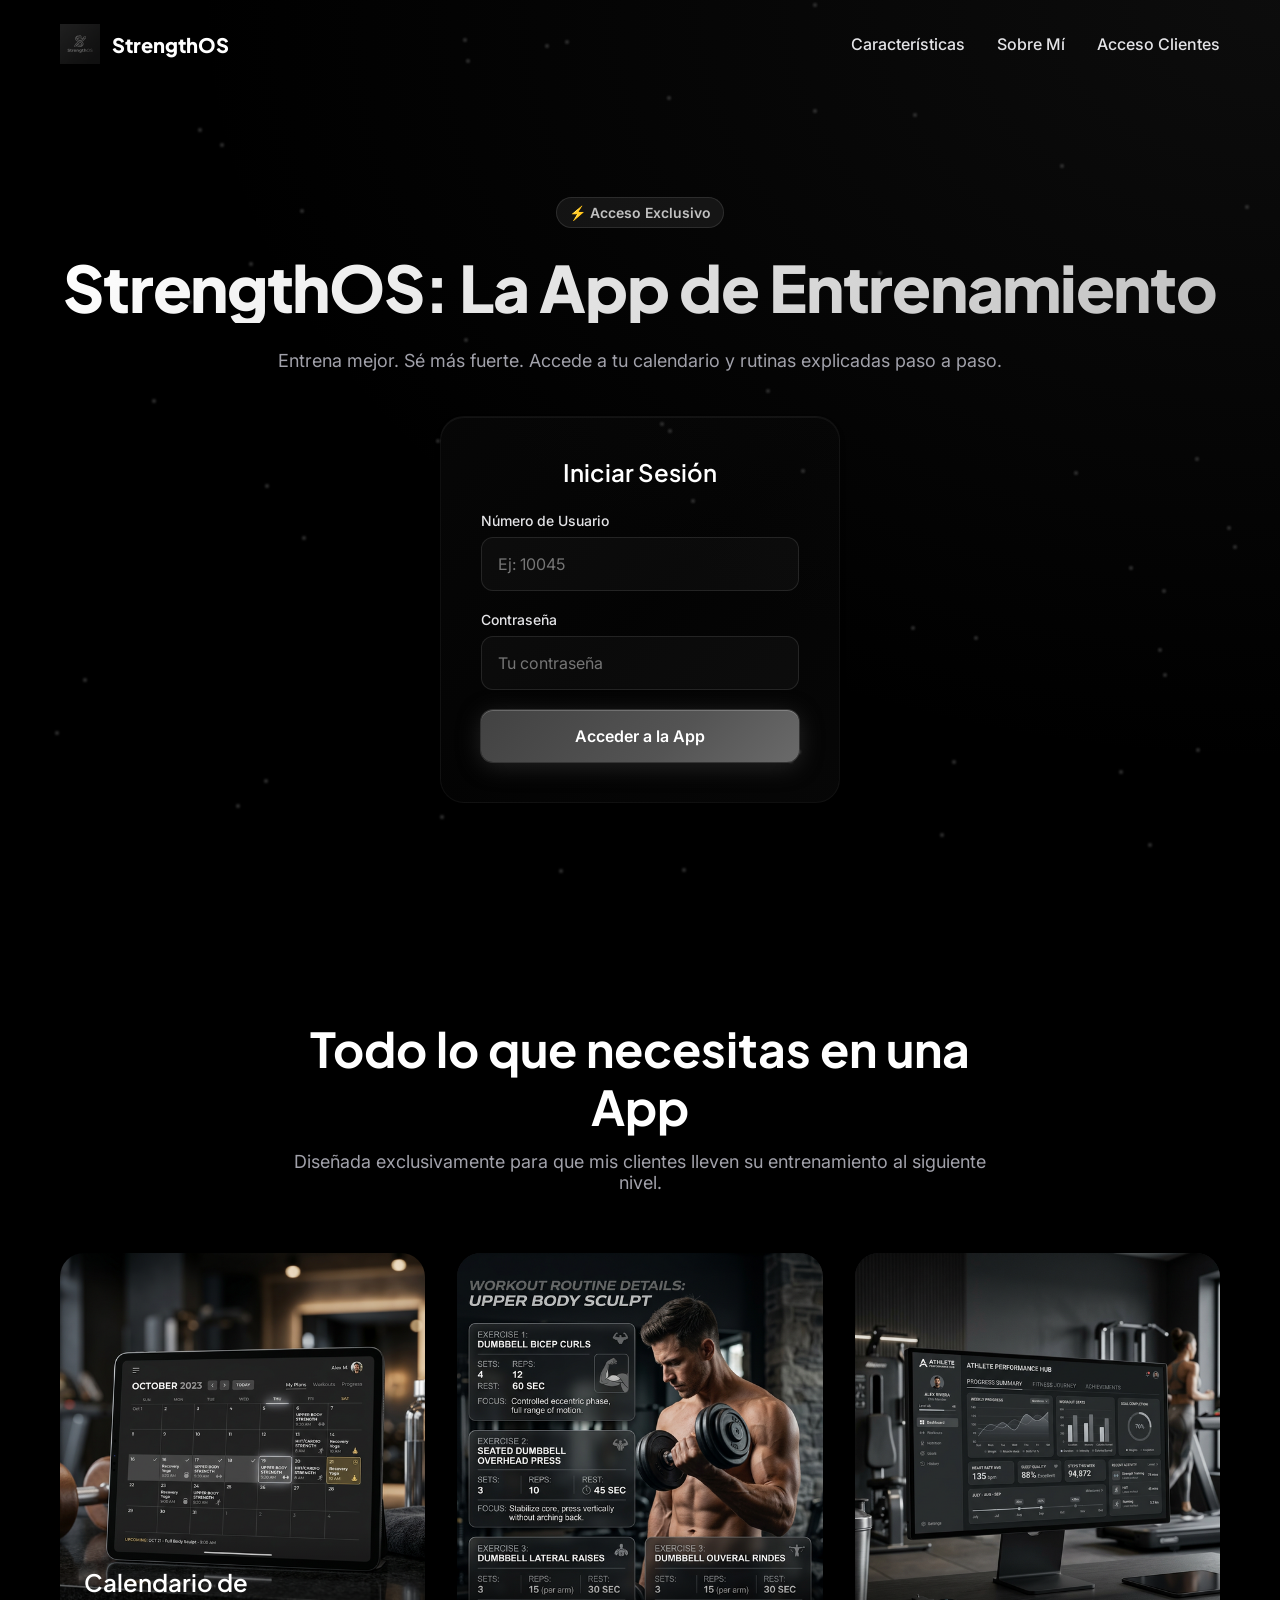
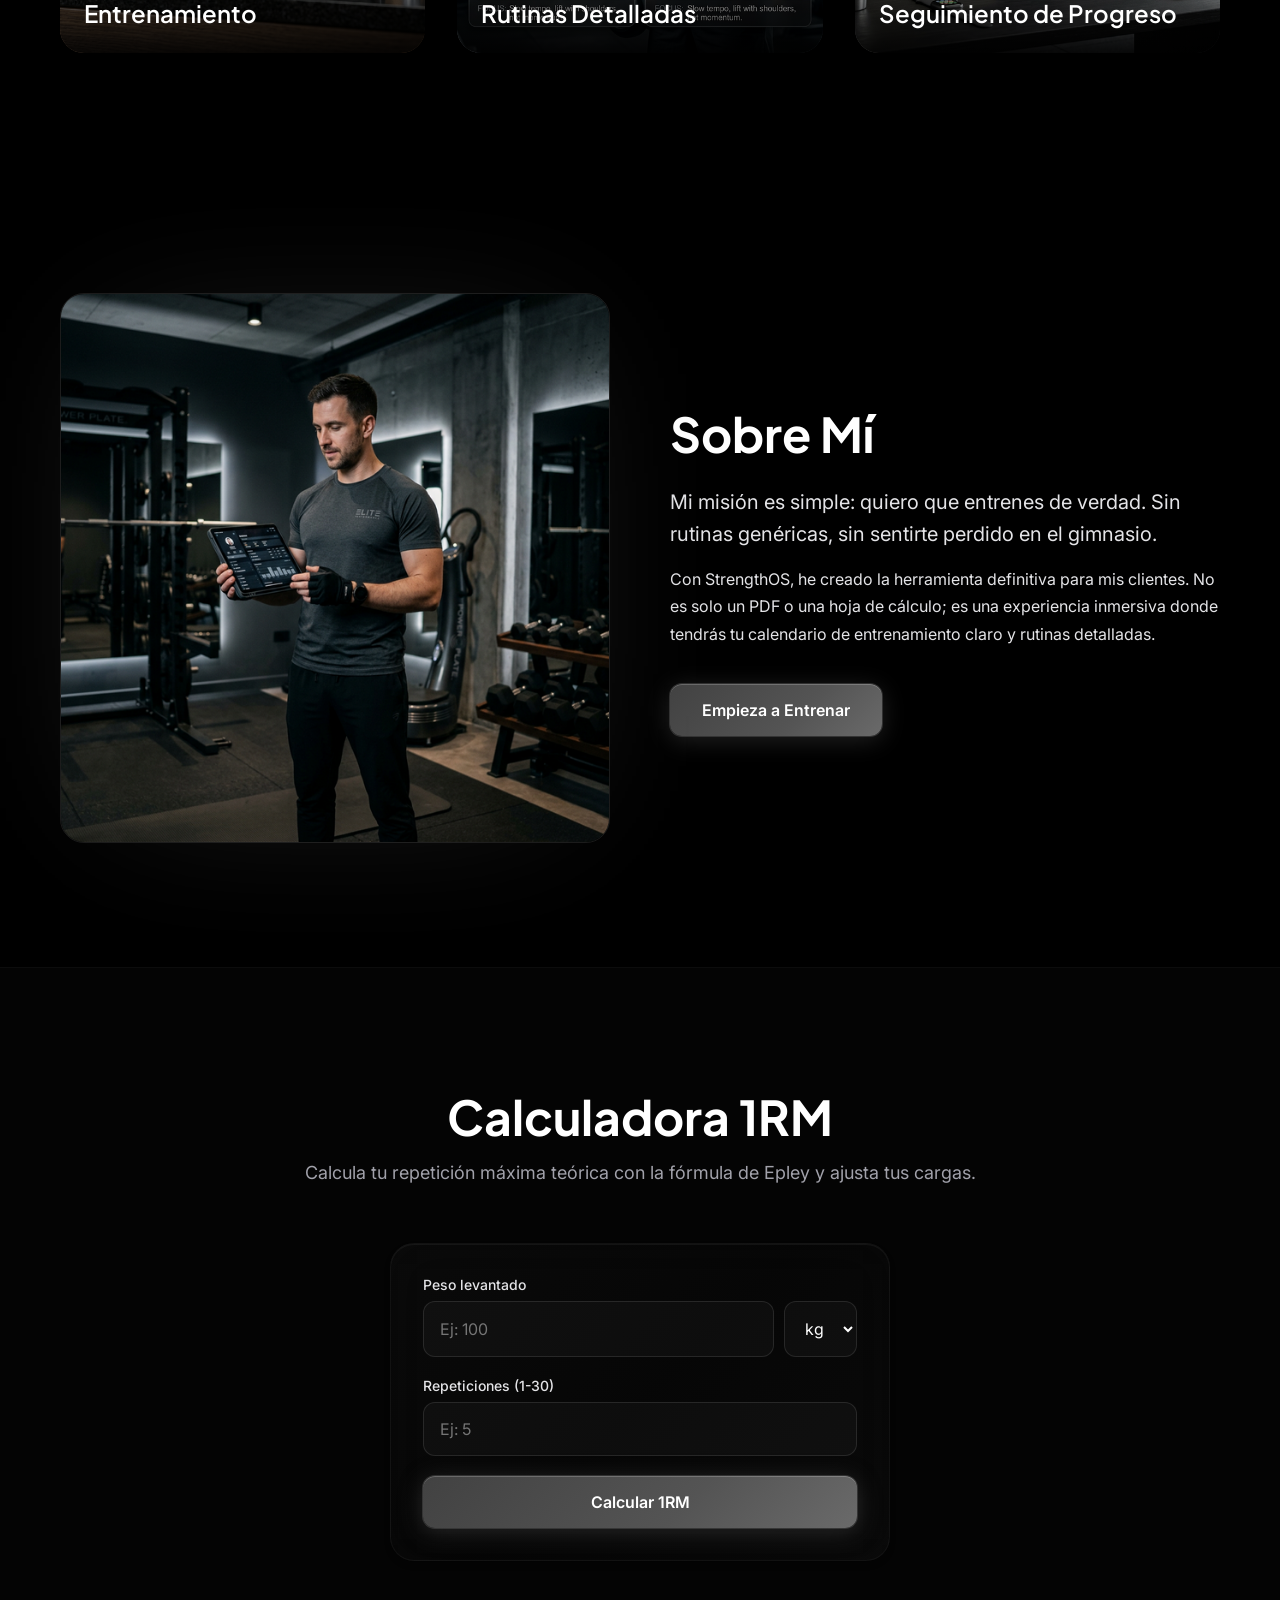
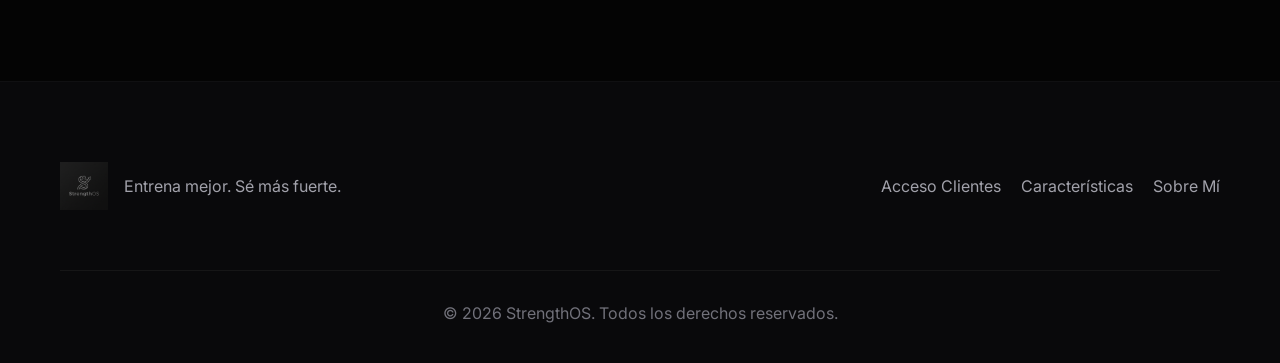
<file: StrengthOS/index.html>
<!DOCTYPE html>
<html lang="es">

<head>
    <meta charset="UTF-8">
    <meta name="viewport" content="width=device-width, initial-scale=1.0, maximum-scale=1.0, user-scalable=0">
    <title>StrengthOS | Entrena mejor. Sé más fuerte.</title>
    <meta name="description" content="App de entrenamiento personalizado. Accede a tu calendario y rutinas detalladas.">
    <link rel="preconnect" href="https://fonts.googleapis.com">
    <link rel="preconnect" href="https://fonts.gstatic.com" crossorigin>
    <link
        href="https://fonts.googleapis.com/css2?family=Inter:wght@400;500&family=Plus+Jakarta+Sans:wght@700;800&display=swap"
        rel="stylesheet">
    <link rel="stylesheet" href="styles.css?v=06001">
    <link rel="icon" type="image/png" href="images/logo.png">

    <!-- PWA configuration -->
    <link rel="manifest" href="/manifest.json">
    <meta name="theme-color" content="#000000">
    <link rel="apple-touch-icon" href="/images/logo.png">
</head>

<body>
    <div class="particles-container" id="particles"></div>

    <nav class="navbar" id="navbar">
        <div class="container nav-content">
            <a href="#" class="logo-container">
                <img src="images/logo.png" alt="StrengthOS Logo" class="logo-img">
                <span class="logo-text">StrengthOS</span>
            </a>
            <div class="nav-links">
                <a href="#features" class="nav-link">Características</a>
                <a href="#about" class="nav-link">Sobre Mí</a>
                <a href="#login" class="nav-link">Acceso Clientes</a>
            </div>
            <button class="mobile-menu-toggle">☰</button>
        </div>
    </nav>

    <header class="hero" id="login">
        <div class="container hero-container">
            <div class="hero-content">
                <div class="hero-label">⚡ Acceso Exclusivo</div>
                <h1 class="hero-title">StrengthOS: La App de Entrenamiento</h1>
                <p class="hero-subtitle">Entrena mejor. Sé más fuerte. Accede a tu calendario y rutinas explicadas paso
                    a
                    paso.</p>

                <div class="login-container glass-card hover-lift">
                    <h3 class="login-title">Iniciar Sesión</h3>
                    <form class="login-form">
                        <div class="input-group">
                            <label>Número de Usuario</label>
                            <input type="text" placeholder="Ej: 10045" required>
                        </div>
                        <div class="input-group">
                            <label>Contraseña</label>
                            <input type="password" placeholder="Tu contraseña" required>
                        </div>
                        <button type="submit" class="btn-primary w-100">Acceder a la App</button>
                    </form>
                </div>
            </div>


        </div>
    </header>

    <section id="features" class="features section-padding">
        <div class="container">
            <div class="section-header animated-element">
                <h2 class="section-title">Todo lo que necesitas en una App</h2>
                <p class="section-subtitle">Diseñada exclusivamente para que mis clientes lleven su entrenamiento al
                    siguiente nivel.</p>
            </div>

            <div class="services-grid">
                <!-- Servicio 2 -->
                <div class="service-card-flip animated-element">
                    <div class="service-card-inner">
                        <div class="service-card-front">
                            <img src="images/service_2.png" alt="Calendario" class="service-image">
                            <div class="service-overlay">
                                <h3 class="service-title-front">Calendario de Entrenamiento</h3>
                            </div>
                        </div>
                        <div class="service-card-back glass-card">
                            <h3 class="service-title-back">Calendario</h3>
                            <p class="service-description">Tu rutina día a día. Sabe exactamente qué toca entrenar hoy,
                                mañana y toda la semana con una vista clara.</p>
                            <div class="service-features">
                                <span class="feature-tag">Planificación</span>
                                <span class="feature-tag">Notificaciones</span>
                            </div>
                        </div>
                    </div>
                </div>

                <!-- Servicio 3 -->
                <div class="service-card-flip animated-element">
                    <div class="service-card-inner">
                        <div class="service-card-front">
                            <img src="images/service_3.png" alt="Rutinas" class="service-image">
                            <div class="service-overlay">
                                <h3 class="service-title-front">Rutinas Detalladas</h3>
                            </div>
                        </div>
                        <div class="service-card-back glass-card">
                            <h3 class="service-title-back">Rutinas Detalladas</h3>
                            <p class="service-description">Cada ejercicio viene con series, repeticiones, descansos y
                                notas específicas para que no dejes nada al azar.</p>
                            <div class="service-features">
                                <span class="feature-tag">Precisión</span>
                                <span class="feature-tag">Notas</span>
                            </div>
                        </div>
                    </div>
                </div>

                <!-- Servicio 5 -->
                <div class="service-card-flip animated-element">
                    <div class="service-card-inner">
                        <div class="service-card-front">
                            <img src="images/service_5.png" alt="Progreso" class="service-image">
                            <div class="service-overlay">
                                <h3 class="service-title-front">Seguimiento de Progreso</h3>
                            </div>
                        </div>
                        <div class="service-card-back glass-card">
                            <h3 class="service-title-back">Tu Evolución</h3>
                            <p class="service-description">Visualiza tus mejoras de fuerza y resistencia a lo largo del
                                tiempo con gráficos intuitivos.</p>
                            <div class="service-features">
                                <span class="feature-tag">Gráficos</span>
                                <span class="feature-tag">RM</span>
                            </div>
                        </div>
                    </div>
                </div>

            </div>
        </div>
    </section>

    <section id="about" class="about section-padding">
        <div class="container">
            <div class="about-grid animated-element">
                <div class="about-image-wrapper">
                    <div class="glow-bg"></div>
                    <img src="images/about_image.png" alt="Sobre mi" class="about-image">
                </div>
                <div class="about-content">
                    <h2 class="section-title">Sobre Mí</h2>
                    <p class="body-large">Mi misión es simple: quiero que entrenes de verdad. Sin rutinas genéricas, sin
                        sentirte perdido en el gimnasio.</p>
                    <p class="body-text">Con StrengthOS, he creado la herramienta definitiva para mis clientes. No es
                        solo un PDF o una hoja de cálculo; es una experiencia inmersiva donde tendrás tu calendario de
                        entrenamiento claro y rutinas detalladas.</p>
                    <a href="#login" class="btn-primary" style="display:inline-block; margin-top:20px;">Empieza a
                        Entrenar</a>
                </div>
            </div>
        </div>
    </section>

    <section id="rm-calculator" class="calculator section-padding"
        style="background: rgba(var(--primary-rgb), 0.05); border-top: 1px solid rgba(var(--primary-rgb), 0.1);">
        <div class="container">
            <div class="section-header animated-element">
                <h2 class="section-title">Calculadora 1RM</h2>
                <p class="section-subtitle">Calcula tu repetición máxima teórica con la fórmula de Epley y ajusta tus
                    cargas.</p>
            </div>
            <div class="calculator-container glass-card animated-element" style="max-width: 500px; margin: 0 auto;">
                <form id="epley-form" class="login-form">
                    <div class="input-group">
                        <label>Peso levantado</label>
                        <div style="display: flex; gap: 10px;">
                            <input type="number" id="calc-weight" placeholder="Ej: 100" required min="1" step="any"
                                style="flex: 1;">
                            <select id="calc-unit"
                                style="padding: 16px; background: rgba(255, 255, 255, 0.03); border: 1px solid rgba(255, 255, 255, 0.1); border-radius: 12px; color: var(--text-primary); font-family: inherit; font-size: 1rem;">
                                <option value="kg" style="background: var(--bg-tertiary);">kg</option>
                                <option value="lb" style="background: var(--bg-tertiary);">lb</option>
                            </select>
                        </div>
                    </div>
                    <div class="input-group">
                        <label>Repeticiones (1-30)</label>
                        <input type="number" id="calc-reps" placeholder="Ej: 5" required min="1" max="30">
                    </div>
                    <button type="submit" class="btn-primary w-100">Calcular 1RM</button>
                </form>
                <div id="calc-result" class="calc-result"
                    style="display: none; margin-top: 24px; text-align: center; padding-top: 20px; border-top: 1px solid rgba(var(--primary-rgb), 0.2);">
                    <h3 style="color: var(--primary-200); margin-bottom: 8px;">Tu 1RM Estimado:</h3>
                    <div id="rm-value"
                        style="font-size: 3rem; font-family: 'Plus Jakarta Sans', sans-serif; font-weight: 800; color: #fff; margin-bottom: 8px;">
                        --</div>
                    <p style="color: var(--text-tertiary); font-size: 0.875rem;">Fórmula: Peso × (1 + 0.0333 × Reps)</p>
                </div>
            </div>
        </div>
    </section>

    <footer class="footer">
        <div class="container">
            <div class="footer-grid">
                <div class="footer-brand">
                    <img src="images/logo.png" alt="StrengthOS" class="footer-logo">
                    <p class="footer-tagline">Entrena mejor. Sé más fuerte.</p>
                </div>
                <div class="footer-links">

                    <a href="#login">Acceso Clientes</a>
                    <a href="#features">Características</a>
                    <a href="#about">Sobre Mí</a>
                </div>

            </div>
            <div class="footer-bottom">
                <p>&copy; 2026 StrengthOS. Todos los derechos reservados.</p>
            </div>
        </div>
    </footer>

    <script src="script.js?v=05003"></script>
    <script>
        if ('serviceWorker' in navigator) {
            window.addEventListener('load', () => {
                navigator.serviceWorker.register('/sw.js').catch(error => {
                    console.log('SW Registration failed:', error);
                });
            });
        }
    </script>
</body>

</html>
</file>
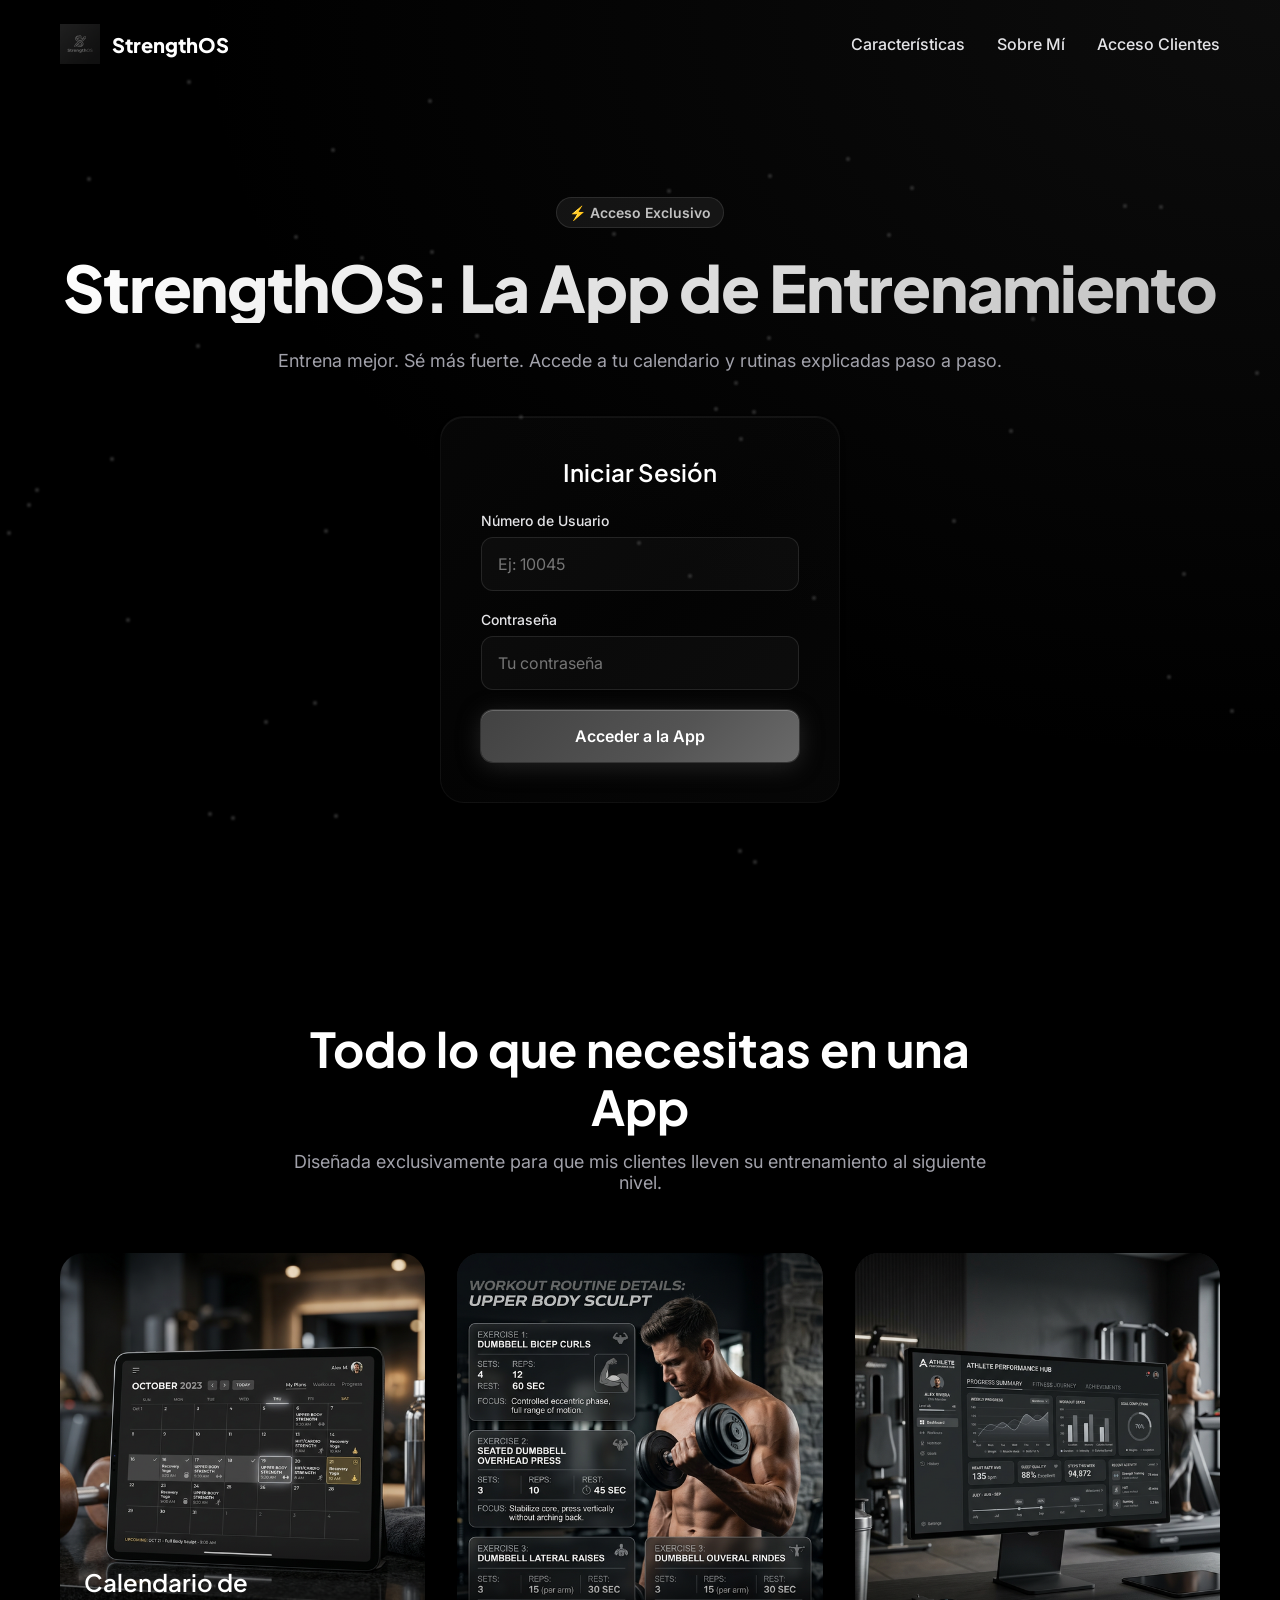
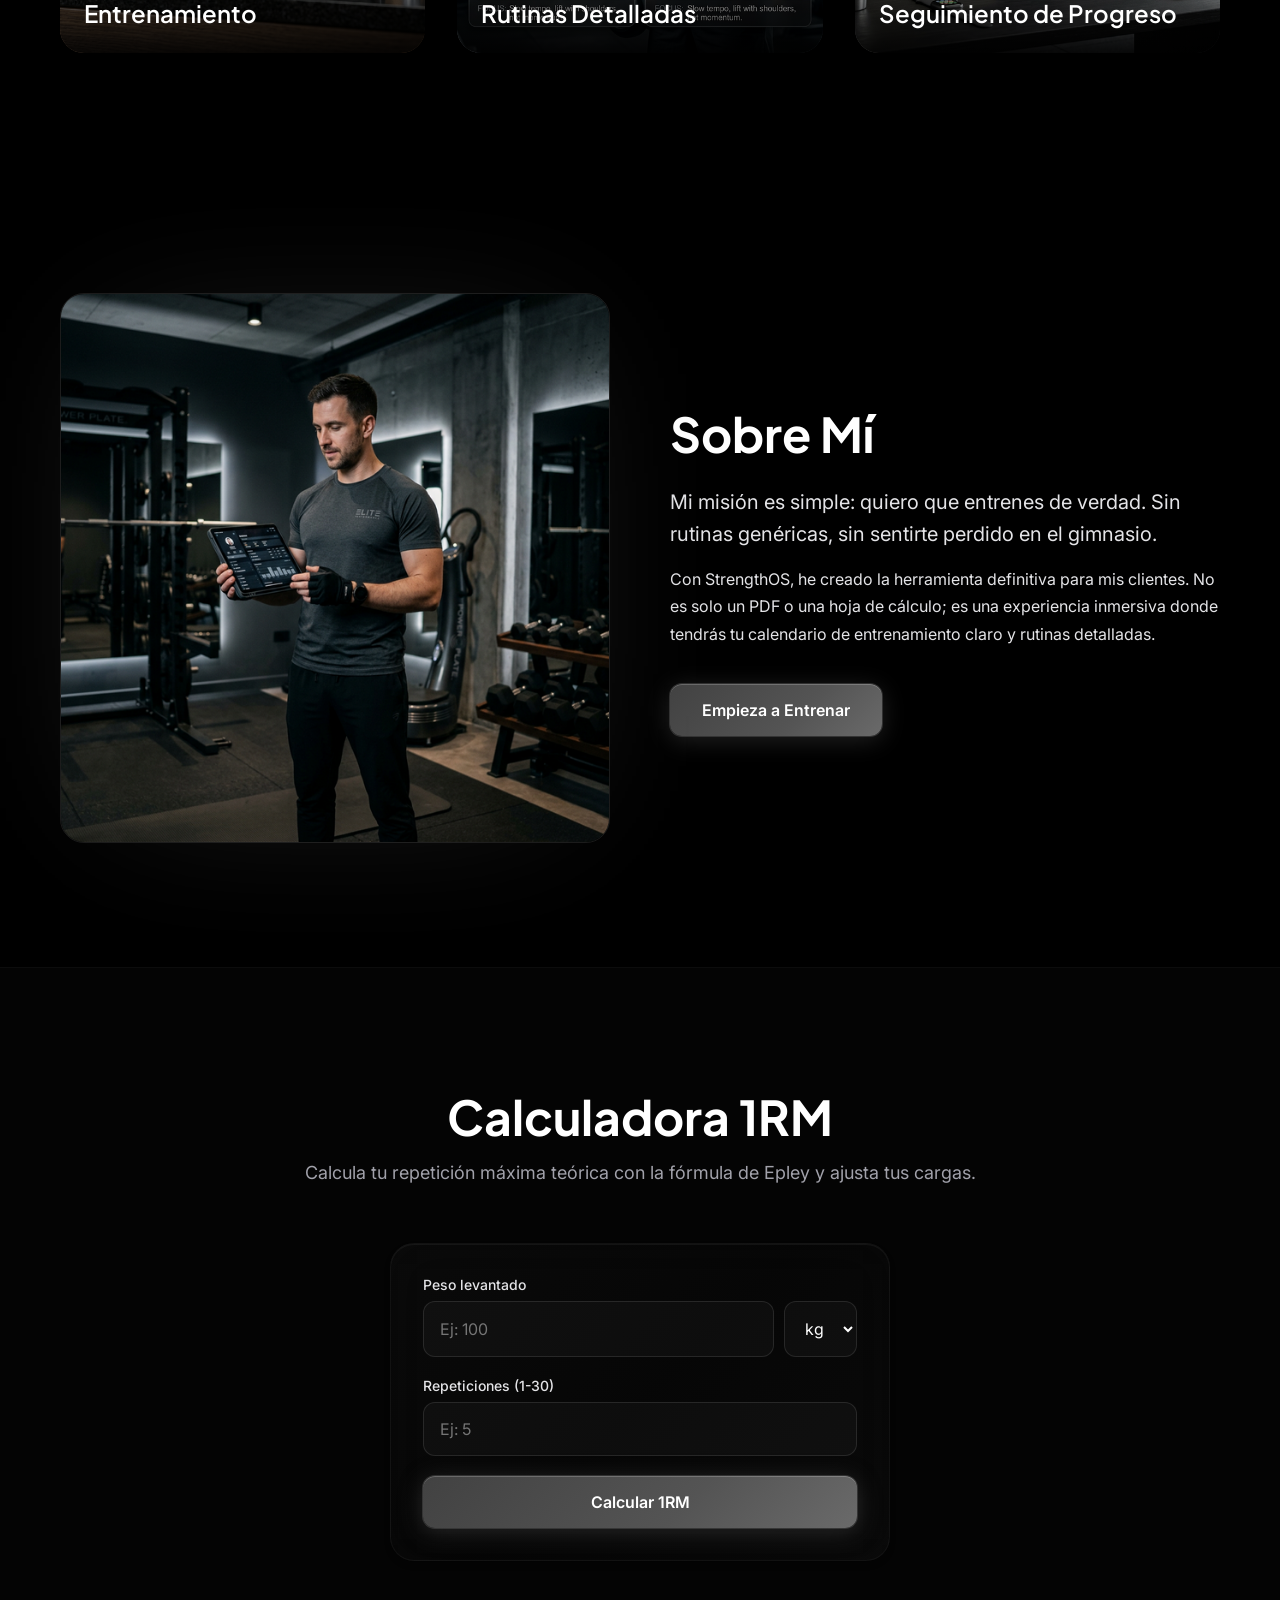
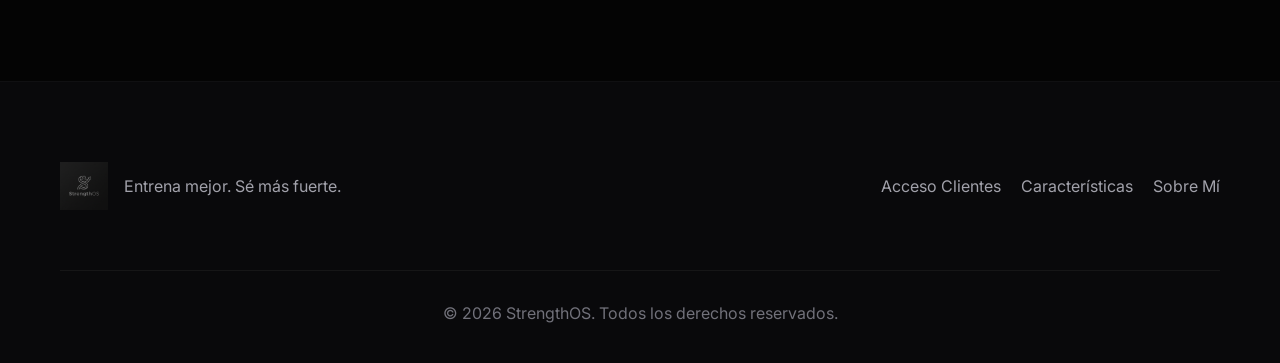
<file: StrengthOS/admin-routines.html>
<!DOCTYPE html>
<html lang="es">

<head>
    <meta charset="UTF-8">
    <meta name="viewport" content="width=device-width, initial-scale=1.0">
    <title>Rutinas del Atleta | StrengthOS Admin</title>
    <link rel="preconnect" href="https://fonts.googleapis.com">
    <link rel="preconnect" href="https://fonts.gstatic.com" crossorigin>
    <link
        href="https://fonts.googleapis.com/css2?family=Inter:wght@400;500&family=Plus+Jakarta+Sans:wght@700;800&display=swap"
        rel="stylesheet">
    <link rel="stylesheet" href="styles.css?v=06009">
    <link rel="icon" type="image/png" href="images/logo.png">
    <style>
        .back-btn {
            display: inline-flex;
            align-items: center;
            gap: 8px;
            background: rgba(255, 255, 255, 0.05);
            border: 1px solid rgba(255, 255, 255, 0.1);
            color: var(--text-secondary);
            padding: 10px 18px;
            border-radius: 12px;
            cursor: pointer;
            font-size: 0.9rem;
            text-decoration: none;
            transition: all 0.2s;
            font-family: inherit;
            white-space: nowrap;
        }

        .back-btn:hover {
            background: rgba(255, 255, 255, 0.1);
            color: var(--text-primary);
        }
    </style>
</head>

<body style="padding-top: 90px;">
    <div class="particles-container" id="particles"></div>

    <nav class="navbar scrolled" id="navbar">
        <div class="container nav-content">
            <a href="admin.html" class="logo-container">
                <img src="images/logo.png" alt="StrengthOS Logo" class="logo-img">
                <span class="logo-text">StrengthOS Admin</span>
            </a>
        </div>
    </nav>

    <div class="container section-padding" style="max-width: 860px;">

        <!-- Vista: Calendario -->
        <div id="view-calendar">
            <div style="display:flex; align-items:center; gap:16px; margin-bottom:28px; flex-wrap:wrap;">
                <a href="admin.html" class="back-btn">← Clientes</a>
                <h1 id="routine-page-title" style="font-size:1.4rem; color:var(--text-primary);">📅 Rutinas del Atleta
                </h1>
            </div>

            <p style="color:var(--text-tertiary); font-size:0.9rem; margin-bottom:20px; text-align:center;">
                Haz clic en cualquier día para programar o modificar el entrenamiento.
            </p>

            <div class="glass-card">
                <div class="calendar-wrapper">
                    <div class="calendar-header">
                        <button class="calendar-nav-btn" id="admin-prev-month" type="button">&lt;</button>
                        <h4 id="admin-month-year-display">Calendario</h4>
                        <button class="calendar-nav-btn" id="admin-next-month" type="button">&gt;</button>
                    </div>
                    <div class="calendar-grid" style="margin-bottom:10px;">
                        <div class="calendar-day-name">Dom</div>
                        <div class="calendar-day-name">Lun</div>
                        <div class="calendar-day-name">Mar</div>
                        <div class="calendar-day-name">Mié</div>
                        <div class="calendar-day-name">Jue</div>
                        <div class="calendar-day-name">Vie</div>
                        <div class="calendar-day-name">Sáb</div>
                    </div>
                    <div class="calendar-grid" id="admin-calendar-days"></div>
                </div>
            </div>
        </div>

        <!-- Vista: Editor del Día -->
        <div id="view-editor" style="display:none;">
            <div style="display:flex; align-items:center; gap:16px; margin-bottom:28px; flex-wrap:wrap;">
                <button class="back-btn" id="btn-back-calendar">← Calendario</button>
                <h2 id="editor-date-title" style="font-size:1.2rem; color:var(--primary-100);">Rutina del Día</h2>
            </div>

            <div class="glass-card">
                <form id="routine-editor-form">
                    <input type="hidden" id="routine-date">
                    <div class="input-group">
                        <textarea id="routine-text" rows="12"
                            placeholder="Ej:&#10;Día 1: Empuje&#10;• Press de Banca 4x10&#10;• Elevaciones laterales 3x15..."
                            style="width:100%;padding:16px;background:rgba(255,255,255,0.03);border:1px solid rgba(255,255,255,0.1);border-radius:12px;color:var(--text-primary);font-family:inherit;font-size:0.95rem;resize:vertical;"></textarea>
                    </div>

                    <!-- Notas del cliente -->
                    <div id="client-notes-container" style="display:none; margin-top:20px;">
                        <label
                            style="color:var(--primary-200); font-size:0.9rem; font-weight:600; display:block; margin-bottom:10px;">
                            📋 Progreso / Notas del Atleta:
                        </label>
                        <div id="admin-client-notes-text"
                            style="width:100%;padding:16px;background:rgba(0,0,0,0.3);border:1px dashed rgba(255,255,255,0.15);border-radius:12px;color:var(--text-secondary);font-family:inherit;font-size:0.9rem;white-space:pre-wrap;line-height:1.6;">
                        </div>
                    </div>

                    <div style="display:flex;gap:12px;margin-top:20px;">
                        <button type="submit" class="btn-primary" style="flex:2;">Guardar Rutina</button>
                        <button type="button" id="btn-delete-routine" class="btn-primary"
                            style="flex:1;background:rgba(239,68,68,0.15);border-color:rgba(239,68,68,0.4);color:#ef4444;">
                            Limpiar Día
                        </button>
                    </div>
                </form>
            </div>
        </div>

    </div>

    <script src="script.js?v=06009"></script>
    <script src="admin-routines.js?v=06009"></script>
    <script>
        if ('serviceWorker' in navigator) {
            window.addEventListener('load', () => {
                navigator.serviceWorker.register('/sw.js').catch(e => console.log('SW failed:', e));
            });
        }
    </script>
</body>

</html>
</file>
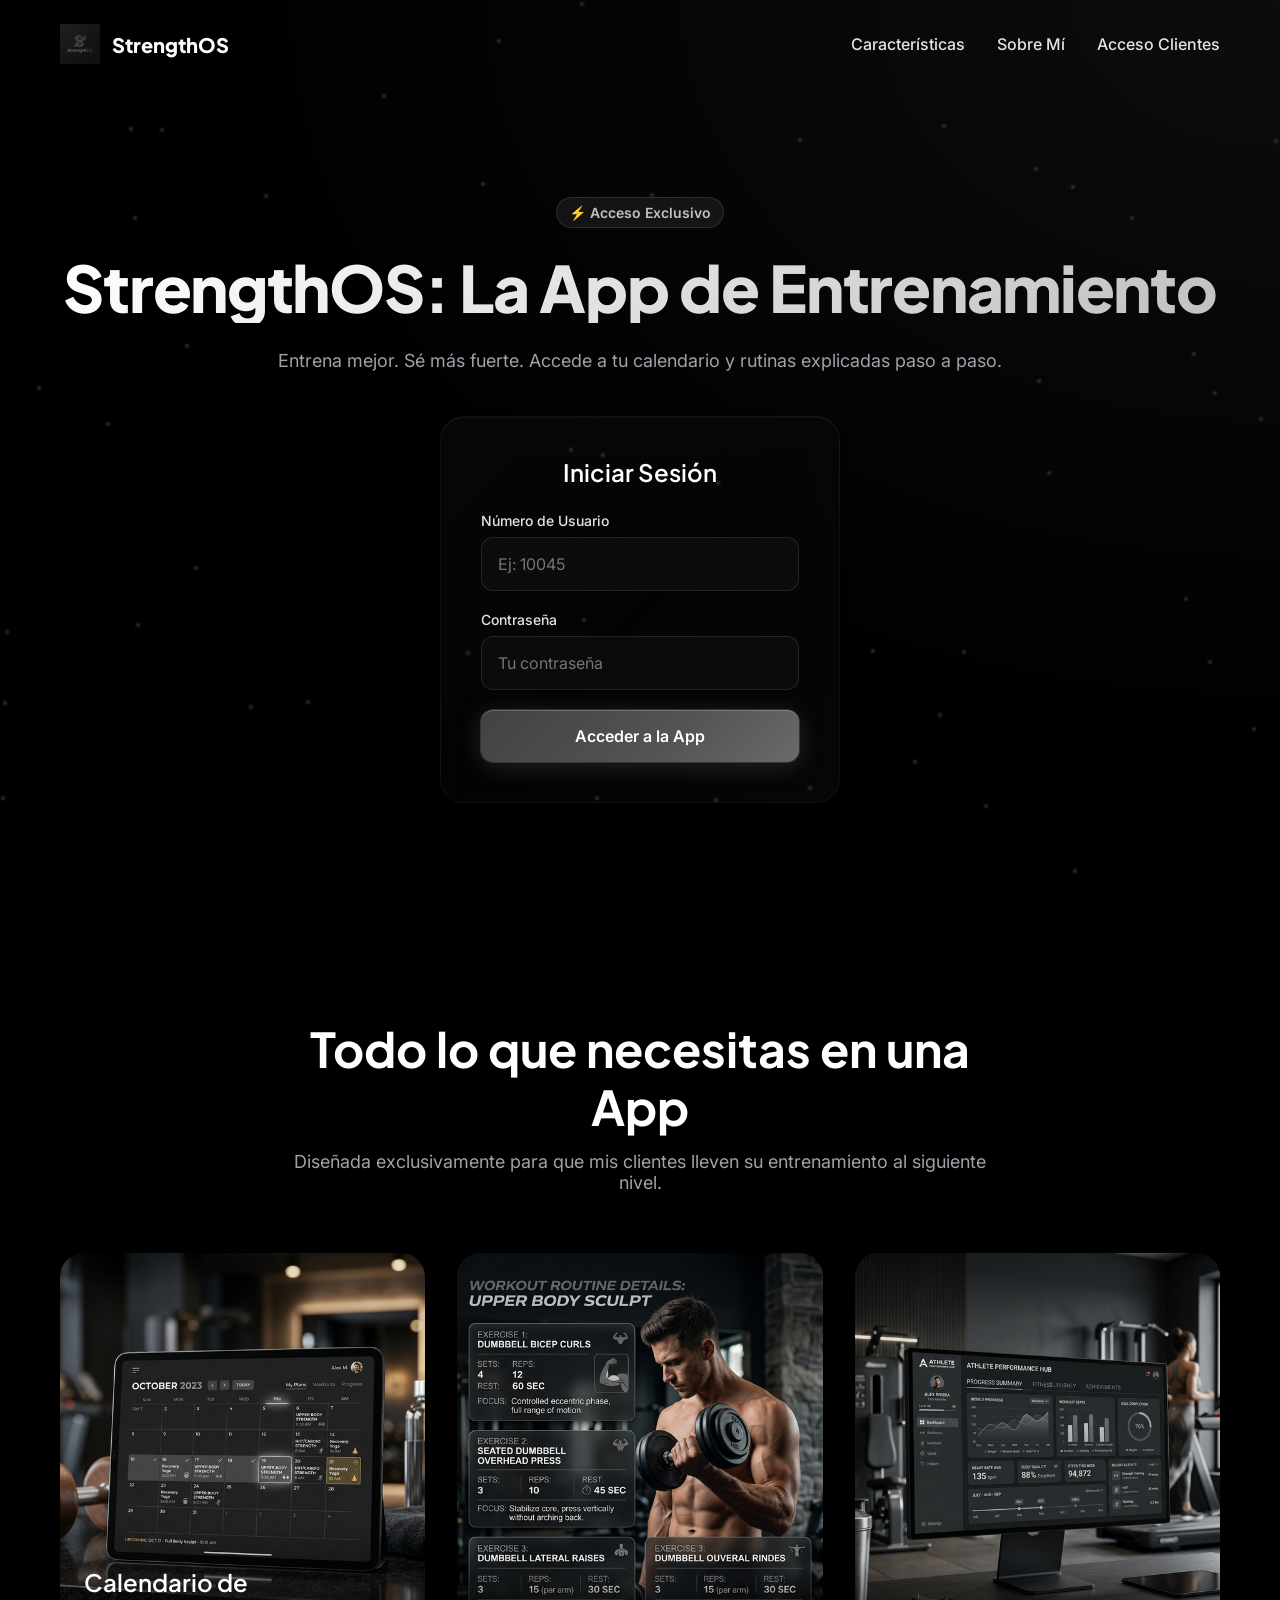
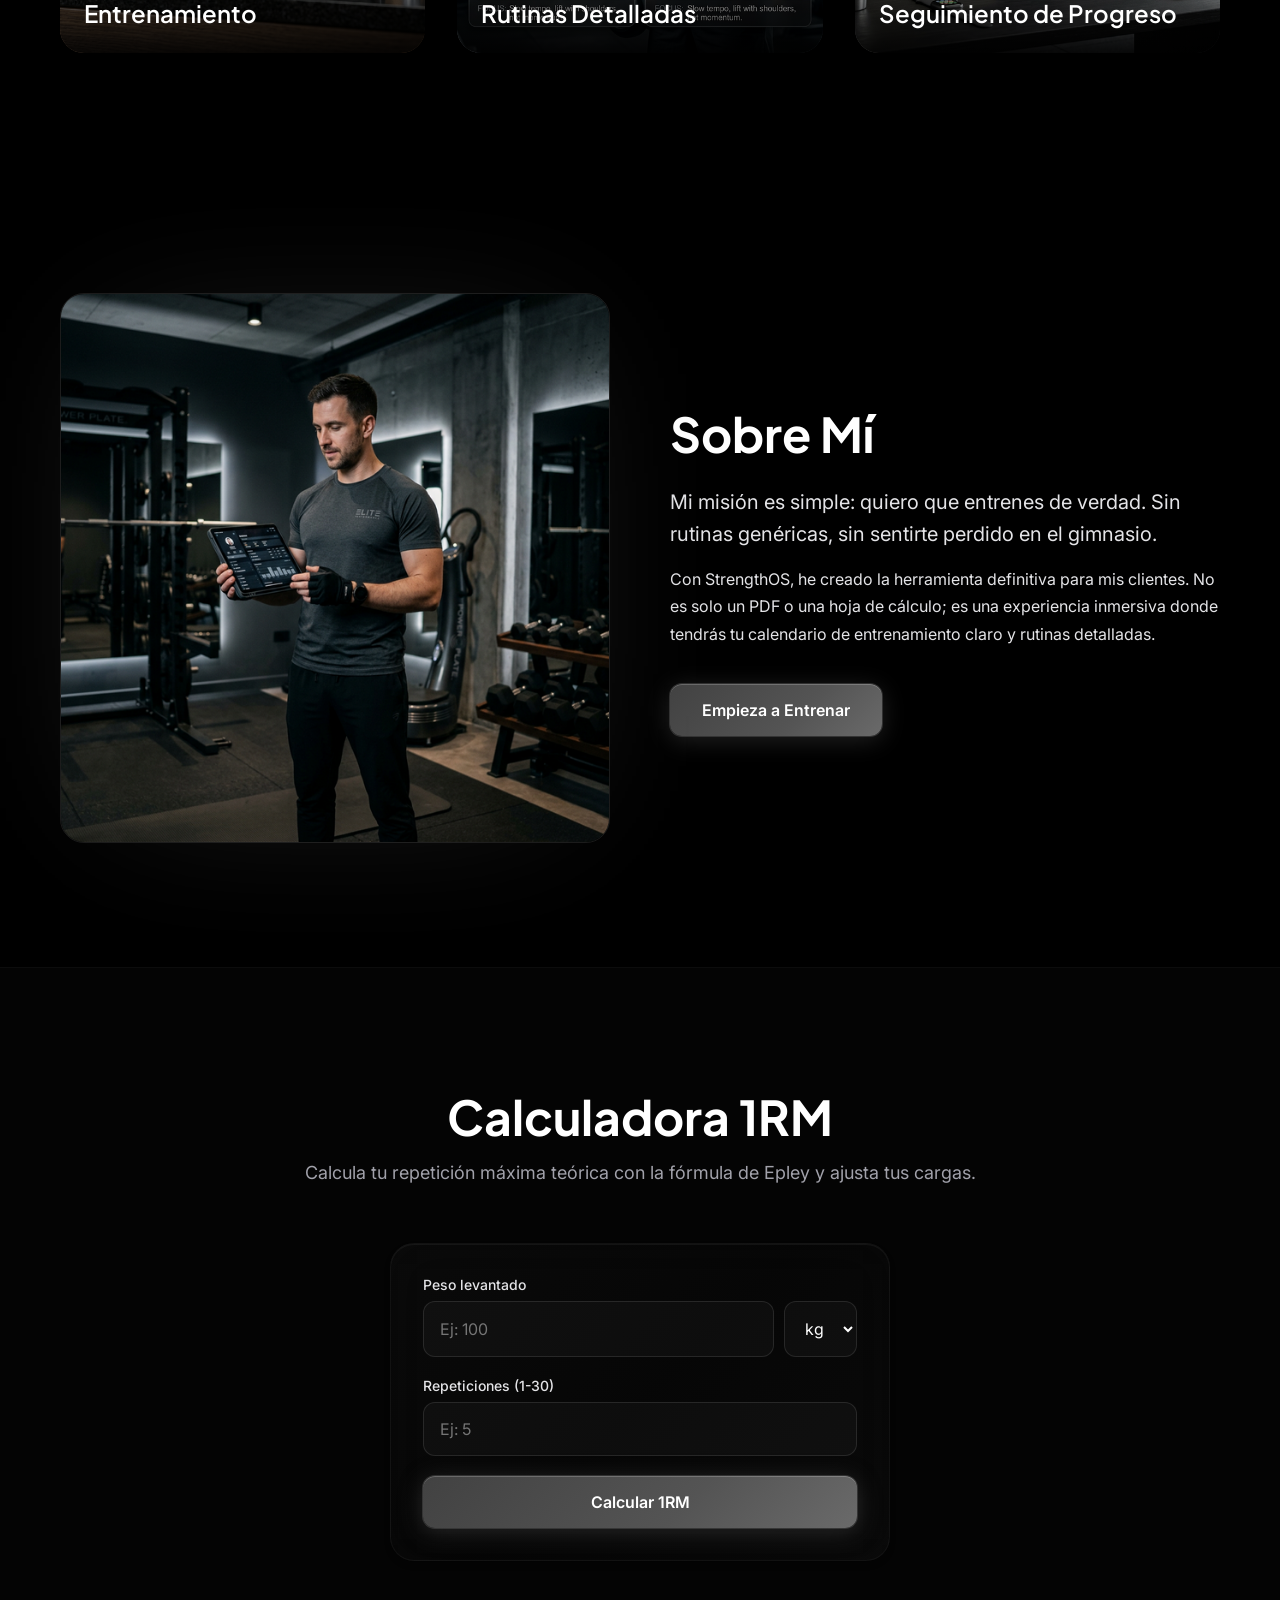
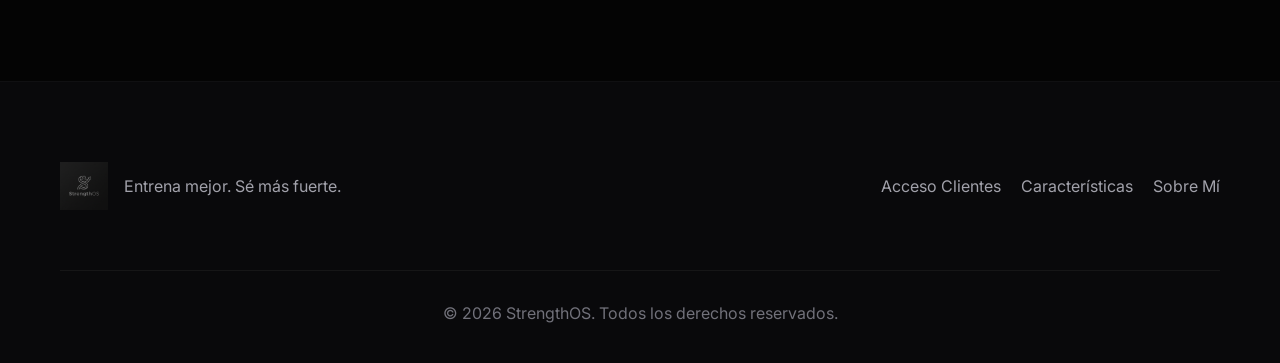
<file: StrengthOS/admin.html>
<!DOCTYPE html>
<html lang="es">

<head>
    <meta charset="UTF-8">
    <meta name="viewport" content="width=device-width, initial-scale=1.0, maximum-scale=1.0, user-scalable=0">
    <title>Panel de Administración | StrengthOS</title>
    <link rel="preconnect" href="https://fonts.googleapis.com">
    <link rel="preconnect" href="https://fonts.gstatic.com" crossorigin>
    <link
        href="https://fonts.googleapis.com/css2?family=Inter:wght@400;500;600&family=Plus+Jakarta+Sans:wght@700;800&display=swap"
        rel="stylesheet">
    <link rel="stylesheet" href="styles.css?v=06009">
    <link rel="icon" type="image/png" href="images/logo.png">
    <script>
        // Protección de ruta Admin
        const userDataStr = localStorage.getItem("strengthos_user") || sessionStorage.getItem("strengthos_user");
        if (!userDataStr) {
            window.location.href = "index.html";
        } else {
            const authData = JSON.parse(userDataStr);
            if (!authData.es_admin) {
                window.location.href = "dashboard.html";
            }
        }
    </script>
    <link rel="manifest" href="/manifest.json">
    <meta name="theme-color" content="#000000">
    <style>
        body {
            padding-top: 80px;
        }

        .admin-page {
            padding-top: 48px;
            padding-bottom: 80px;
        }

        .admin-header {
            margin-bottom: 48px;
        }

        .admin-header h1 {
            font-size: clamp(1.6rem, 4vw, 2.4rem);
            font-family: 'Plus Jakarta Sans', sans-serif;
            font-weight: 800;
            color: var(--text-primary);
            margin-bottom: 6px;
        }

        .admin-header p {
            color: var(--text-tertiary);
            font-size: 0.9rem;
        }

        .admin-grid {
            display: grid;
            grid-template-columns: 340px 1fr;
            gap: 32px;
            align-items: start;
        }

        .admin-form-sticky {
            position: sticky;
            top: 96px;
        }

        /* Sección de clientes */
        .clients-section-title {
            font-size: 0.75rem;
            font-weight: 600;
            letter-spacing: 0.1em;
            text-transform: uppercase;
            color: var(--text-tertiary);
            margin-bottom: 16px;
            padding-left: 4px;
        }

        /* Card de cada cliente */
        .client-card {
            display: flex;
            align-items: center;
            justify-content: space-between;
            gap: 16px;
            padding: 16px 20px;
            background: rgba(255, 255, 255, 0.03);
            border: 1px solid rgba(255, 255, 255, 0.06);
            border-radius: 14px;
            margin-bottom: 10px;
            transition: background 0.2s;
        }

        .client-card:hover {
            background: rgba(255, 255, 255, 0.05);
        }

        .client-card-info {
            display: flex;
            align-items: center;
            gap: 14px;
            min-width: 0;
        }

        .client-avatar {
            width: 40px;
            height: 40px;
            border-radius: 12px;
            background: linear-gradient(135deg, rgba(var(--primary-rgb), 0.3), rgba(var(--primary-rgb), 0.1));
            border: 1px solid rgba(var(--primary-rgb), 0.2);
            display: flex;
            align-items: center;
            justify-content: center;
            font-weight: 700;
            font-size: 0.95rem;
            color: var(--primary-200);
            flex-shrink: 0;
            font-family: 'Plus Jakarta Sans', sans-serif;
        }

        .client-name {
            font-size: 0.95rem;
            font-weight: 600;
            color: var(--text-primary);
            white-space: nowrap;
            overflow: hidden;
            text-overflow: ellipsis;
        }

        .client-id {
            font-size: 0.75rem;
            color: var(--text-tertiary);
            font-family: 'JetBrains Mono', monospace;
            margin-top: 2px;
        }

        /* Botones de acción */
        .client-actions {
            display: flex;
            align-items: center;
            gap: 6px;
            flex-shrink: 0;
        }

        .action-icon-btn {
            width: 36px;
            height: 36px;
            border-radius: 10px;
            border: 1px solid rgba(255, 255, 255, 0.08);
            background: rgba(255, 255, 255, 0.04);
            color: var(--text-secondary);
            cursor: pointer;
            display: flex;
            align-items: center;
            justify-content: center;
            font-size: 1rem;
            transition: all 0.2s;
            text-decoration: none;
            font-family: inherit;
        }

        .action-icon-btn:hover {
            background: rgba(255, 255, 255, 0.1);
            color: var(--text-primary);
            border-color: rgba(255, 255, 255, 0.15);
        }

        .action-icon-btn.danger:hover {
            background: rgba(239, 68, 68, 0.15);
            border-color: rgba(239, 68, 68, 0.3);
            color: #ef4444;
        }

        /* Admin badge */
        .admin-badge {
            font-size: 0.75rem;
            color: var(--text-tertiary);
            font-style: italic;
        }

        /* Panel de perfil expandible */
        .client-card {
            display: block;
            padding: 16px 20px;
            background: rgba(255, 255, 255, 0.03);
            border: 1px solid rgba(255, 255, 255, 0.06);
            border-radius: 14px;
            margin-bottom: 10px;
            transition: background 0.2s, border-color 0.3s;
        }

        .client-card:hover {
            background: rgba(255, 255, 255, 0.05);
        }

        .client-card.expanded {
            border-color: rgba(var(--primary-rgb), 0.25);
            background: rgba(var(--primary-rgb), 0.03);
        }

        .client-card-top {
            display: flex;
            align-items: center;
            justify-content: space-between;
            gap: 12px;
        }

        .client-card-left {
            display: flex;
            align-items: center;
            gap: 14px;
            min-width: 0;
            flex: 1;
        }

        .client-profile-panel {
            display: none;
            flex-direction: column;
            gap: 12px;
            border-top: 1px solid rgba(255, 255, 255, 0.06);
            margin-top: 14px;
            padding-top: 14px;
        }

        .client-card.expanded .client-profile-panel {
            display: flex;
        }

        .profile-stats {
            display: grid;
            grid-template-columns: repeat(3, 1fr);
            gap: 8px;
        }

        .profile-stat {
            background: rgba(0, 0, 0, 0.25);
            border-radius: 10px;
            padding: 10px;
            text-align: center;
        }

        .profile-stat-value {
            font-size: 1.1rem;
            font-weight: 700;
            color: var(--primary-100);
            font-family: 'Plus Jakarta Sans', sans-serif;
            line-height: 1;
        }

        .profile-stat-label {
            font-size: 0.68rem;
            color: var(--text-tertiary);
            margin-top: 4px;
            text-transform: uppercase;
            letter-spacing: 0.05em;
        }

        .profile-meta {
            font-size: 0.75rem;
            color: var(--text-tertiary);
        }

        /* Chevron expand */
        .btn-expand {
            width: 28px;
            height: 28px;
            border-radius: 8px;
            border: 1px solid rgba(255, 255, 255, 0.07);
            background: transparent;
            color: var(--text-tertiary);
            cursor: pointer;
            display: flex;
            align-items: center;
            justify-content: center;
            font-size: 0.7rem;
            transition: all 0.25s;
            flex-shrink: 0;
            font-family: inherit;
        }

        .btn-expand:hover {
            background: rgba(255, 255, 255, 0.06);
            color: var(--text-primary);
        }

        .client-card.expanded .btn-expand {
            transform: rotate(180deg);
            border-color: rgba(var(--primary-rgb), 0.3);
            color: var(--primary-300);
        }

    </style>
</head>

<body>
    <div class="particles-container" id="particles"></div>

    <nav class="navbar scrolled" id="navbar">
        <div class="container nav-content">
            <a href="admin.html" class="logo-container">
                <img src="images/logo.png" alt="StrengthOS Logo" class="logo-img">
                <span class="logo-text">StrengthOS</span>
            </a>
            <div class="nav-links">
                <button id="admin-logout-btn" class="nav-link"
                    style="background:none;border:none;cursor:pointer;font-family:inherit;font-size:0.85rem;color:var(--text-secondary);transition:color 0.2s;"
                    onmouseover="this.style.color='#ef4444'" onmouseout="this.style.color='var(--text-secondary)'">
                    Cerrar Sesión
                </button>
            </div>
        </div>
    </nav>

    <div class="container admin-page">

        <div class="admin-header">
            <h1>Gestión de Clientes</h1>
            <p>Administra los accesos y entrenamientos de tus atletas.</p>
        </div>

        <div class="admin-grid">

            <!-- Formulario Nuevo Cliente -->
            <div class="admin-form-sticky animated-element animate-in">
                <div class="glass-card">
                    <p class="clients-section-title" style="margin-bottom:20px;">Nuevo Cliente</p>
                    <form id="create-client-form">
                        <div class="input-group">
                            <label>Nombre Completo</label>
                            <input type="text" id="nombre" placeholder="Ej: Juan Pérez" required>
                        </div>
                        <div class="input-group">
                            <label>ID de Usuario</label>
                            <input type="text" disabled value="Auto-generado" style="opacity:0.4;cursor:not-allowed;">
                        </div>
                        <div class="input-group">
                            <label>Contraseña Provisional</label>
                            <input type="password" id="contrasena" placeholder="••••••••" required>
                        </div>
                        <button type="submit" class="btn-primary w-100" style="margin-top:4px;">Crear Cliente</button>
                    </form>
                </div>
            </div>

            <!-- Lista de Clientes -->
            <div class="animated-element animate-in" style="animation-delay:0.1s;">
                <p class="clients-section-title">Atletas Registrados</p>
                <div id="clients-list">
                    <p style="color:var(--text-tertiary);font-size:0.9rem;padding:20px 0;">Cargando atletas...</p>
                </div>
            </div>

        </div>

        <div style="display:flex; justify-content:center; margin-top:48px;">
            <button id="logout-btn" class="logout-link"
                style="color:var(--text-tertiary); font-size:0.85rem; cursor:pointer; background:none; border:none; font-family:inherit; transition:color 0.2s;"
                onmouseover="this.style.color='#ef4444'" onmouseout="this.style.color='var(--text-tertiary)'">
                Cerrar Sesión
            </button>
        </div>
    </div>

    <script src="script.js?v=06009"></script>
    <script src="admin.js?v=06009"></script>
    <script>
        if ('serviceWorker' in navigator) {
            window.addEventListener('load', () => {
                navigator.serviceWorker.register('/sw.js').catch(e => console.log('SW failed:', e));
            });
        }
    </script>
</body>

</html>
</file>
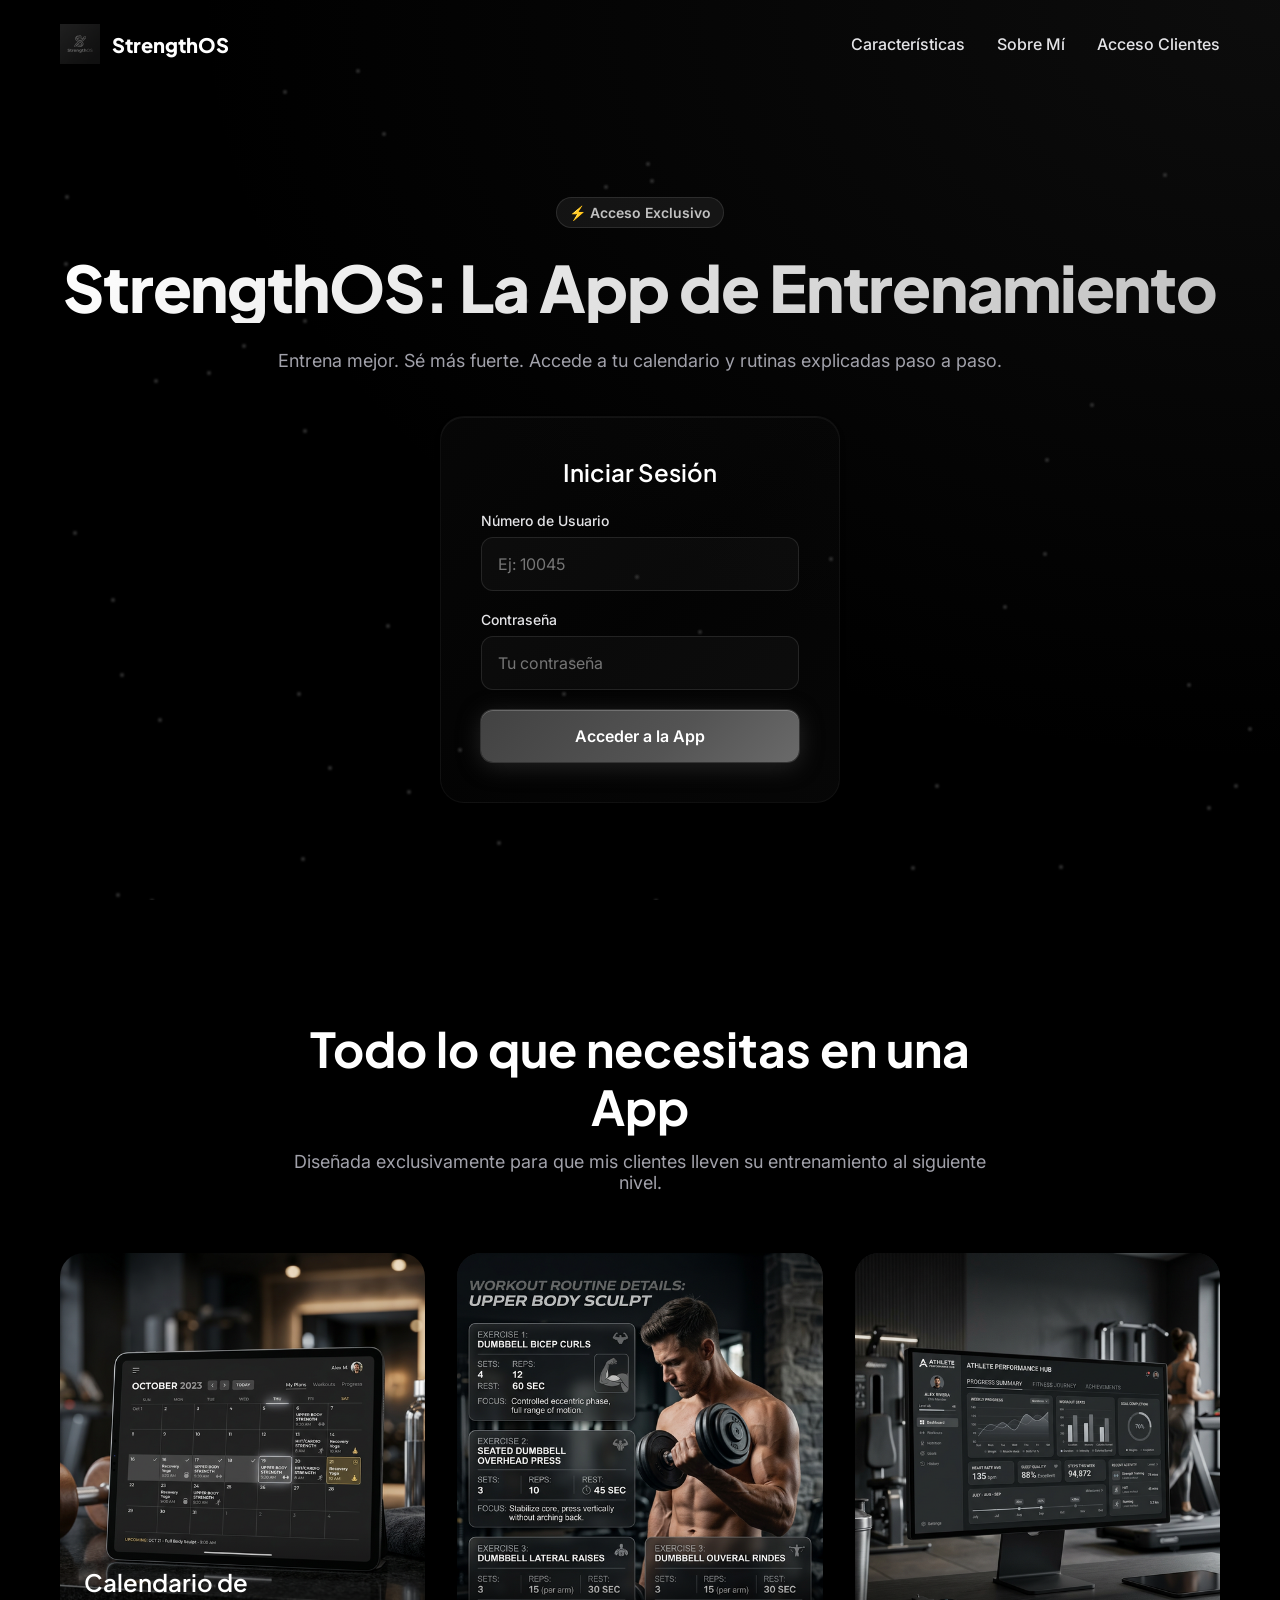
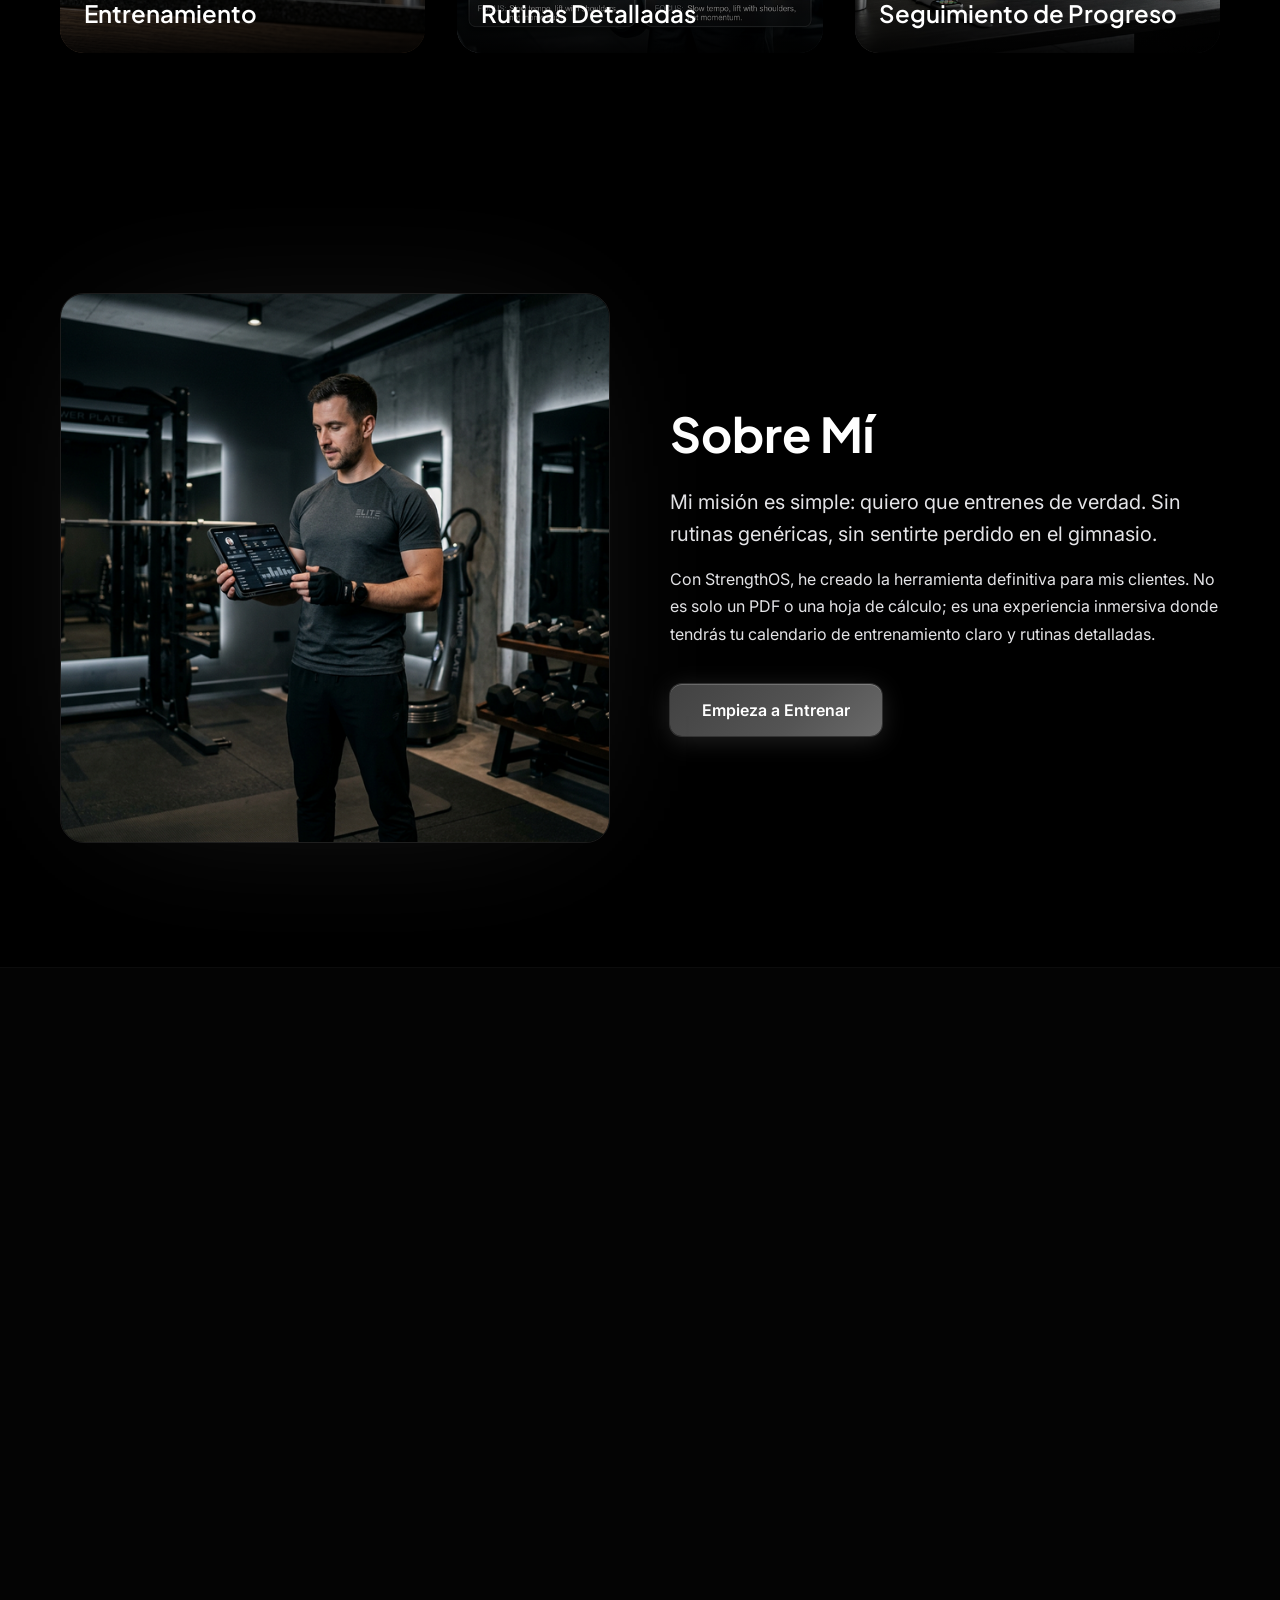
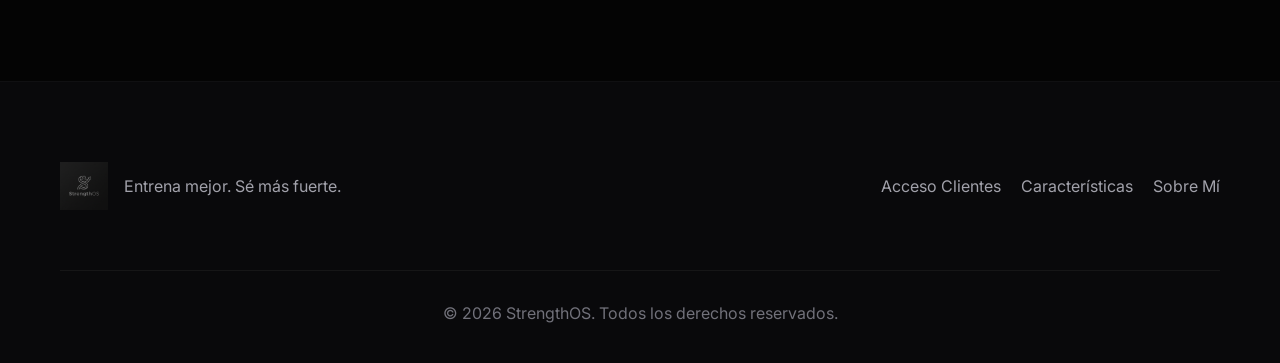
<file: StrengthOS/calendar.html>
<!DOCTYPE html>
<html lang="es">

<head>
    <meta charset="UTF-8">
    <meta name="viewport" content="width=device-width, initial-scale=1.0">
    <title>Mis Entrenos | StrengthOS</title>
    <link rel="preconnect" href="https://fonts.googleapis.com">
    <link rel="preconnect" href="https://fonts.gstatic.com" crossorigin>
    <link
        href="https://fonts.googleapis.com/css2?family=Inter:wght@400;500&family=Plus+Jakarta+Sans:wght@700;800&display=swap"
        rel="stylesheet">
    <link rel="stylesheet" href="styles.css?v=06009">
    <link rel="icon" type="image/png" href="images/logo.png">
    <link rel="manifest" href="/manifest.json">
    <meta name="theme-color" content="#000000">
    <link rel="apple-touch-icon" href="/images/logo.png">
    <style>
        .page-header {
            display: flex;
            align-items: center;
            gap: 16px;
            margin-bottom: 32px;
        }

        .back-btn {
            display: inline-flex;
            align-items: center;
            gap: 8px;
            background: rgba(255, 255, 255, 0.05);
            border: 1px solid rgba(255, 255, 255, 0.1);
            color: var(--text-secondary);
            padding: 10px 18px;
            border-radius: 12px;
            cursor: pointer;
            font-size: 0.9rem;
            text-decoration: none;
            transition: all 0.2s;
            font-family: inherit;
            white-space: nowrap;
        }

        .back-btn:hover {
            background: rgba(255, 255, 255, 0.1);
            color: var(--text-primary);
        }
    </style>
</head>

<body style="padding-top: 90px;">
    <div class="particles-container" id="particles"></div>

    <nav class="navbar scrolled" id="navbar">
        <div class="container nav-content">
            <a href="dashboard.html" class="logo-container">
                <img src="images/logo.png" alt="StrengthOS Logo" class="logo-img">
                <span class="logo-text">StrengthOS</span>
            </a>
        </div>
    </nav>

    <div class="container section-padding" style="max-width: 800px;">

        <!-- Vista: Calendario -->
        <div id="view-calendar">
            <div class="page-header">
                <a href="dashboard.html" class="back-btn">← Menú</a>
                <h1 style="font-size: 1.6rem; color: var(--text-primary);">📅 Mis Entrenos</h1>
            </div>

            <div class="glass-card">
                <div class="calendar-wrapper">
                    <div class="calendar-header">
                        <button class="calendar-nav-btn" id="prev-month">&lt;</button>
                        <h4 id="month-year-display">Calendario</h4>
                        <button class="calendar-nav-btn" id="next-month">&gt;</button>
                    </div>
                    <div class="calendar-grid" style="margin-bottom: 10px;">
                        <div class="calendar-day-name">Dom</div>
                        <div class="calendar-day-name">Lun</div>
                        <div class="calendar-day-name">Mar</div>
                        <div class="calendar-day-name">Mié</div>
                        <div class="calendar-day-name">Jue</div>
                        <div class="calendar-day-name">Vie</div>
                        <div class="calendar-day-name">Sáb</div>
                    </div>
                    <div class="calendar-grid" id="calendar-days"></div>
                </div>
            </div>
        </div>

        <!-- Vista: Detalle de Rutina del Día -->
        <div id="view-routine" style="display: none;">
            <div class="page-header">
                <button class="back-btn" id="btn-back-calendar">← Calendario</button>
                <h2 id="routine-view-title" style="font-size: 1.2rem; color: var(--primary-100);">Rutina del Día</h2>
            </div>

            <div class="glass-card">
                <div class="routine-details" id="routine-text" style="margin-bottom: 30px;"></div>

                <h4
                    style="margin-bottom: 15px; color: var(--primary-200); font-size: 1.1rem; padding-top: 20px; border-top: 1px dashed rgba(255,255,255,0.2);">
                    Tus Resultados y Progreso
                </h4>

                <form id="progress-form">
                    <div id="dynamic-sets-container" style="margin-bottom: 20px;"></div>
                    <div class="input-group">
                        <label>Notas Adicionales (Opcional):</label>
                        <textarea id="routine-notes" rows="4"
                            placeholder="Ej: Me sentí muy fuerte hoy, subí 5kg en mi última serie."
                            style="width: 100%; padding: 16px; background: rgba(0,0,0,0.2); border: 1px solid rgba(255,255,255,0.1); border-radius: 12px; color: var(--text-primary); font-family: inherit; font-size: 0.95rem; resize: vertical;"></textarea>
                    </div>
                    <button type="submit" class="btn-primary" id="save-progress-btn">Guardar Progreso</button>
                </form>
            </div>
        </div>

    </div>

    <script src="script.js?v=06009"></script>
    <script src="calendar.js?v=06009"></script>
    <script>
        if ('serviceWorker' in navigator) {
            window.addEventListener('load', () => {
                navigator.serviceWorker.register('/sw.js').catch(e => console.log('SW failed:', e));
            });
        }
    </script>
</body>

</html>
</file>
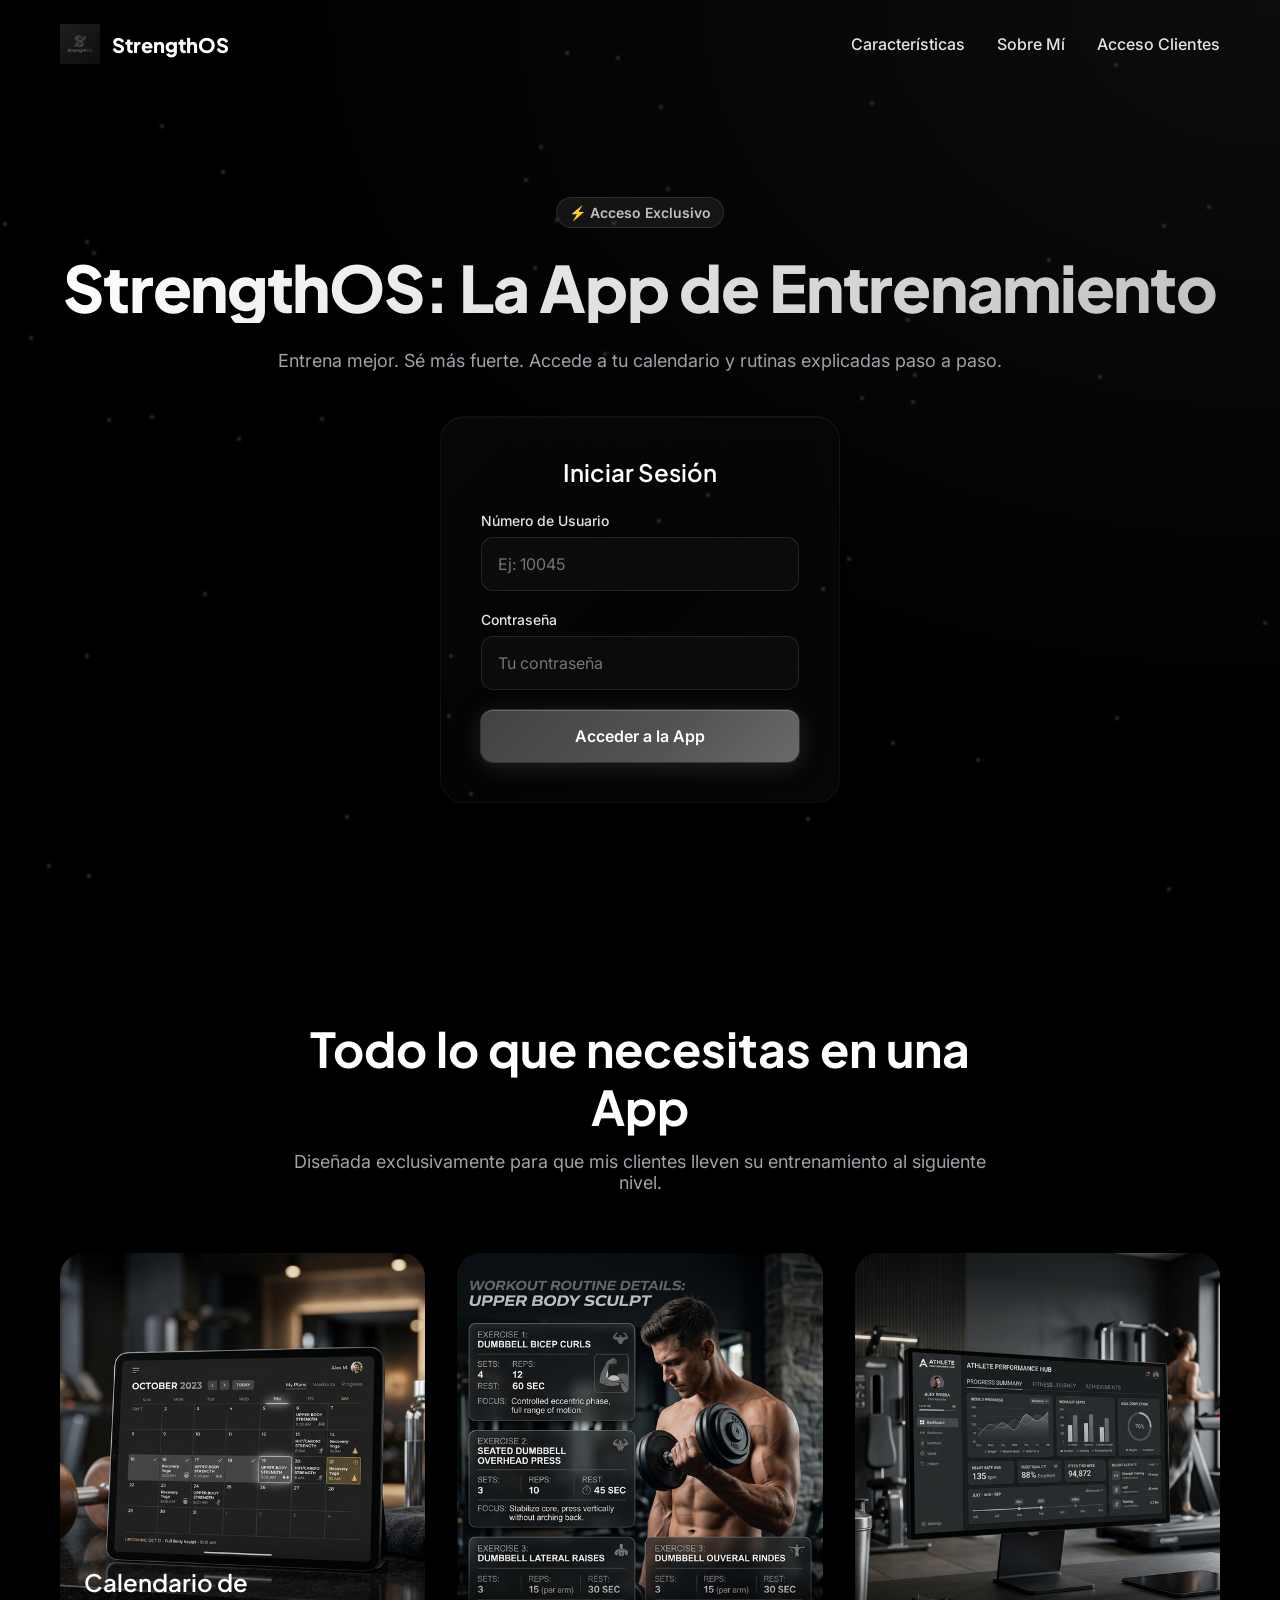
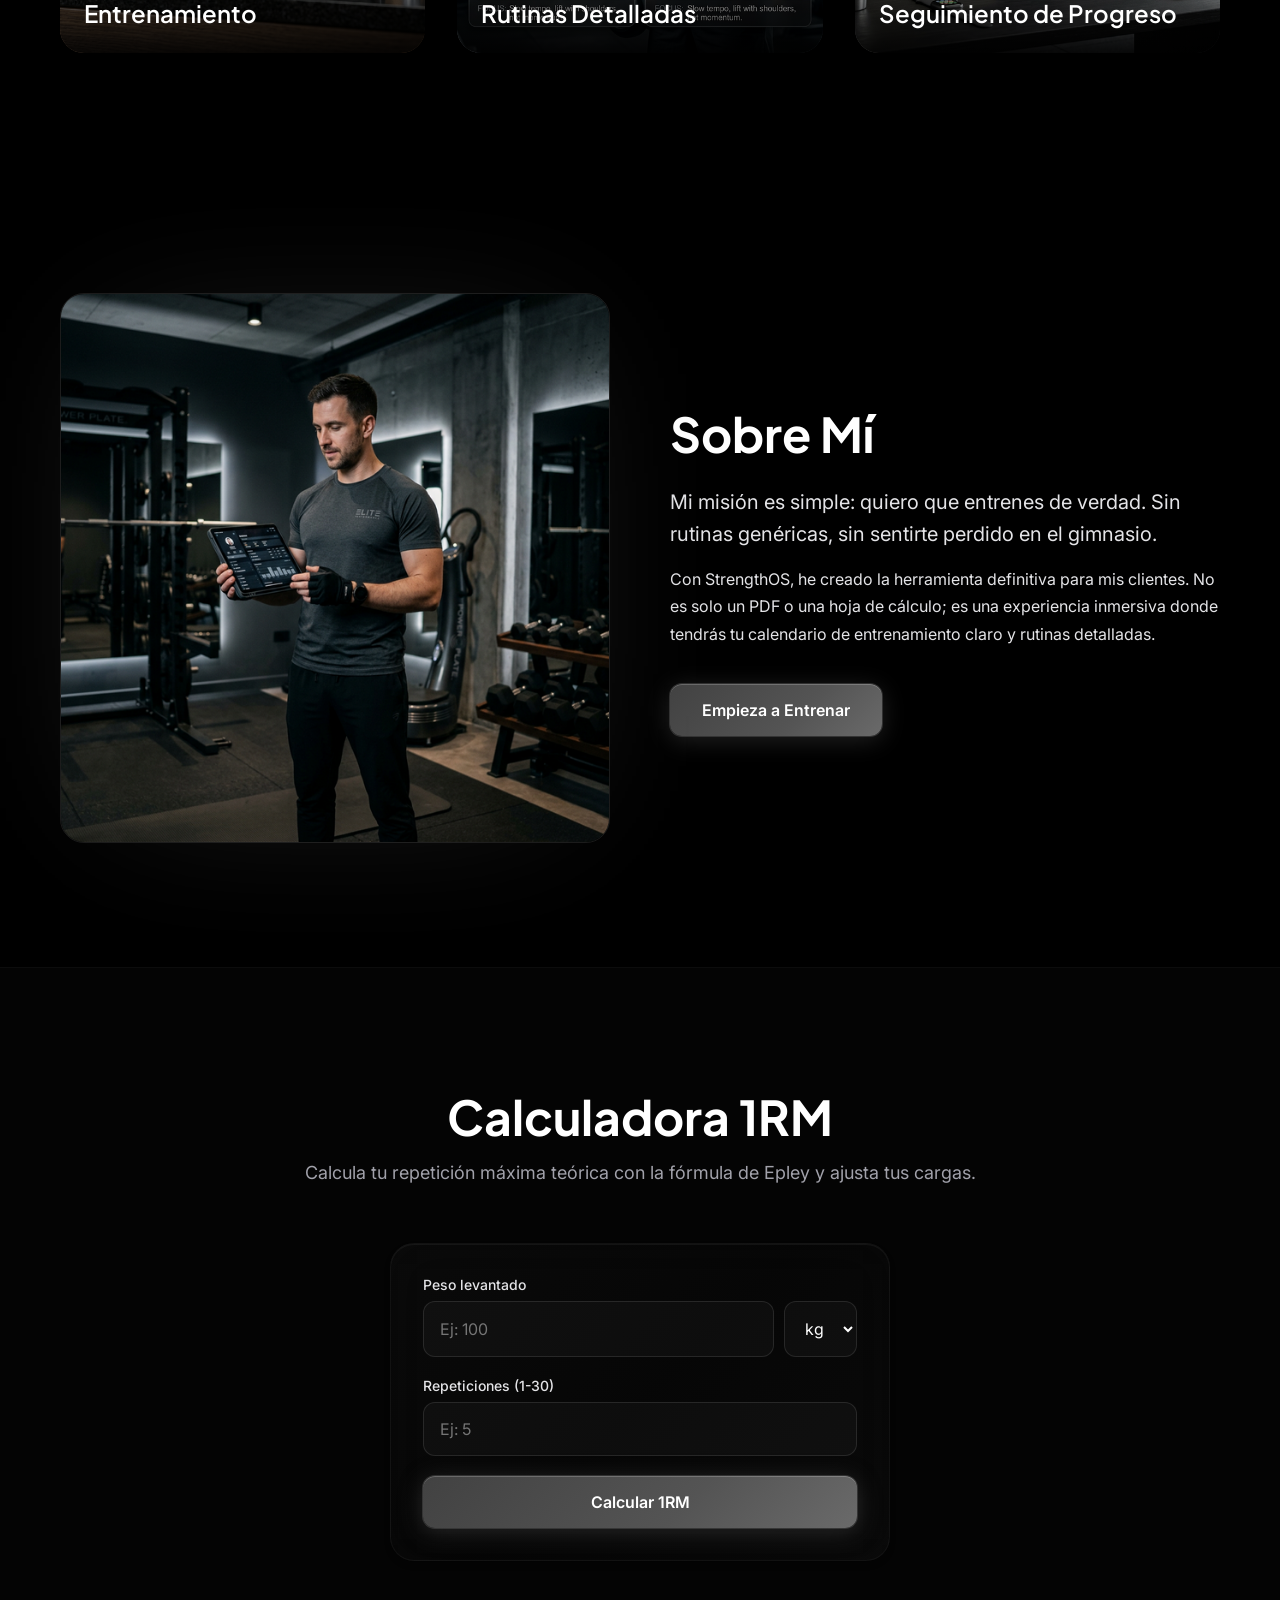
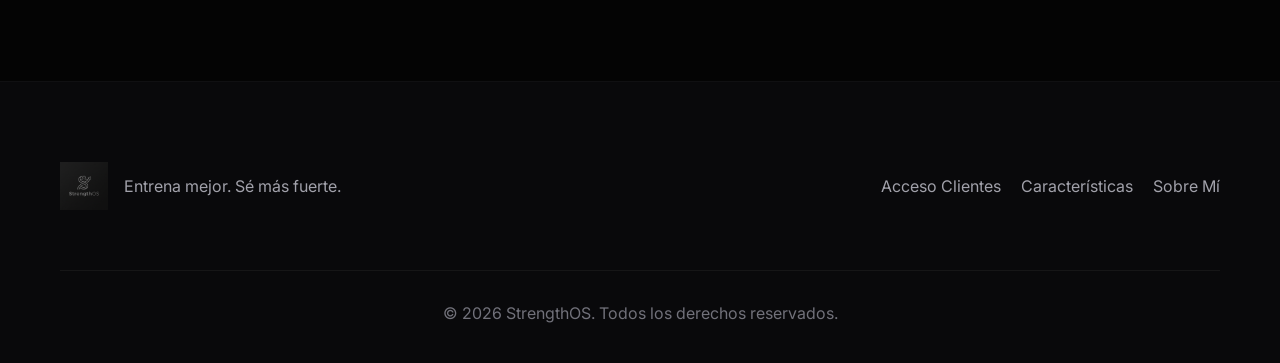
<file: StrengthOS/dashboard.html>
<!DOCTYPE html>
<html lang="es">

<head>
    <meta charset="UTF-8">
    <meta name="viewport" content="width=device-width, initial-scale=1.0, maximum-scale=1.0, user-scalable=0">
    <title>Mi Panel | StrengthOS</title>
    <link rel="preconnect" href="https://fonts.googleapis.com">
    <link rel="preconnect" href="https://fonts.gstatic.com" crossorigin>
    <link
        href="https://fonts.googleapis.com/css2?family=Inter:wght@400;500;600&family=Plus+Jakarta+Sans:wght@700;800&display=swap"
        rel="stylesheet">
    <link rel="stylesheet" href="styles.css?v=06009">
    <link rel="icon" type="image/png" href="images/logo.png">
    <link rel="manifest" href="/manifest.json">
    <meta name="theme-color" content="#000000">
    <link rel="apple-touch-icon" href="/images/logo.png">
    <style>
        .menu-page {
            min-height: 100vh;
            display: flex;
            flex-direction: column;
            align-items: center;
            justify-content: center;
            padding: 100px 20px 60px;
            gap: 0;
        }

        /* ── Perfil Card ── */
        .profile-card {
            display: flex;
            align-items: center;
            gap: 20px;
            background: rgba(255, 255, 255, 0.04);
            border: 1px solid rgba(255, 255, 255, 0.08);
            border-radius: 20px;
            padding: 22px 28px;
            width: 100%;
            max-width: 860px;
            margin-bottom: 28px;
        }

        .profile-avatar {
            width: 56px;
            height: 56px;
            border-radius: 16px;
            background: linear-gradient(135deg, rgba(var(--primary-rgb), 0.35), rgba(var(--primary-rgb), 0.1));
            border: 1px solid rgba(var(--primary-rgb), 0.25);
            display: flex;
            align-items: center;
            justify-content: center;
            font-size: 1.3rem;
            font-weight: 800;
            color: var(--primary-100);
            font-family: 'Plus Jakarta Sans', sans-serif;
            flex-shrink: 0;
        }

        .profile-info {
            flex: 1;
            min-width: 0;
        }

        .profile-name {
            font-size: 1.1rem;
            font-weight: 700;
            color: var(--text-primary);
            font-family: 'Plus Jakarta Sans', sans-serif;
            white-space: nowrap;
            overflow: hidden;
            text-overflow: ellipsis;
        }

        .profile-id {
            font-size: 0.75rem;
            color: var(--text-tertiary);
            font-family: monospace;
            margin-top: 2px;
        }

        .profile-stats-row {
            display: flex;
            gap: 20px;
            margin-top: 16px;
            padding-top: 14px;
            border-top: 1px solid rgba(255, 255, 255, 0.06);
        }

        .profile-stat-item {
            display: flex;
            flex-direction: column;
            gap: 2px;
        }

        .profile-stat-val {
            font-size: 1rem;
            font-weight: 700;
            color: var(--primary-100);
            font-family: 'Plus Jakarta Sans', sans-serif;
            line-height: 1;
        }

        .profile-stat-lbl {
            font-size: 0.68rem;
            color: var(--text-tertiary);
            text-transform: uppercase;
            letter-spacing: 0.06em;
        }

        .profile-divider {
            width: 1px;
            background: rgba(255, 255, 255, 0.07);
            align-self: stretch;
        }

        /* ── Menu ── */
        .menu-greeting {
            text-align: center;
            margin-bottom: 28px;
        }

        .menu-greeting h1 {
            font-size: clamp(1.5rem, 4vw, 2.4rem);
            background: linear-gradient(135deg, #fff 0%, var(--primary-200) 100%);
            -webkit-background-clip: text;
            -webkit-text-fill-color: transparent;
            background-clip: text;
            margin-bottom: 6px;
        }

        .menu-greeting p {
            color: var(--text-tertiary);
            font-size: 0.9rem;
        }

        .menu-grid {
            display: grid;
            grid-template-columns: repeat(3, 1fr);
            gap: 16px;
            width: 100%;
            max-width: 860px;
        }

        .menu-card {
            background: rgba(255, 255, 255, 0.04);
            border: 1px solid rgba(255, 255, 255, 0.08);
            border-radius: 18px;
            padding: 28px 20px;
            text-align: center;
            cursor: pointer;
            text-decoration: none;
            display: flex;
            flex-direction: column;
            align-items: center;
            gap: 12px;
            transition: all 0.3s cubic-bezier(0.34, 1.56, 0.64, 1);
            position: relative;
            overflow: hidden;
        }

        .menu-card::before {
            content: '';
            position: absolute;
            inset: 0;
            background: linear-gradient(135deg, rgba(var(--primary-rgb), 0.08) 0%, transparent 70%);
            opacity: 0;
            transition: opacity 0.3s;
        }

        .menu-card:hover {
            transform: translateY(-5px) scale(1.02);
            border-color: rgba(var(--primary-rgb), 0.4);
            box-shadow: 0 20px 40px rgba(0, 0, 0, 0.4);
        }

        .menu-card:hover::before {
            opacity: 1;
        }

        .menu-card-icon {
            font-size: 2rem;
            line-height: 1;
        }

        .menu-card-title {
            font-size: 0.95rem;
            font-weight: 700;
            color: var(--text-primary);
            font-family: 'Plus Jakarta Sans', sans-serif;
        }

        .menu-card-desc {
            font-size: 0.8rem;
            color: var(--text-tertiary);
            line-height: 1.5;
        }

        .logout-link {
            margin-top: 32px;
            color: var(--text-tertiary);
            font-size: 0.85rem;
            cursor: pointer;
            background: none;
            border: none;
            font-family: inherit;
            transition: color 0.2s;
        }

        .logout-link:hover {
            color: #ef4444;
        }

        /* ── Panel de edición de perfil ── */
        .edit-panel {
            display: none;
            flex-direction: column;
            gap: 14px;
            border-top: 1px solid rgba(255, 255, 255, 0.07);
            margin-top: 16px;
            padding-top: 16px;
            width: 100%;
        }

        .profile-card.editing .edit-panel {
            display: flex;
        }

        .profile-card.editing .profile-stats-row {
            opacity: 0.35;
            pointer-events: none;
        }

        .edit-fields {
            display: grid;
            grid-template-columns: repeat(3, 1fr);
            gap: 10px;
        }

        .edit-field label {
            font-size: 0.7rem;
            color: var(--text-tertiary);
            text-transform: uppercase;
            letter-spacing: 0.06em;
            display: block;
            margin-bottom: 5px;
        }

        .edit-field input {
            width: 100%;
            padding: 10px 12px;
            background: rgba(0, 0, 0, 0.3);
            border: 1px solid rgba(255, 255, 255, 0.1);
            border-radius: 10px;
            color: var(--text-primary);
            font-family: inherit;
            font-size: 0.95rem;
            transition: border-color 0.2s;
            box-sizing: border-box;
        }

        .edit-field input:focus {
            outline: none;
            border-color: rgba(var(--primary-rgb), 0.5);
            background: rgba(0, 0, 0, 0.4);
        }

        .edit-actions {
            display: flex;
            gap: 10px;
        }

        .btn-save-profile {
            flex: 1;
            padding: 11px;
            background: rgba(var(--primary-rgb), 0.2);
            border: 1px solid rgba(var(--primary-rgb), 0.4);
            border-radius: 10px;
            color: var(--primary-100);
            font-family: 'Plus Jakarta Sans', sans-serif;
            font-weight: 700;
            font-size: 0.9rem;
            cursor: pointer;
            transition: all 0.2s;
        }

        .btn-save-profile:hover {
            background: rgba(var(--primary-rgb), 0.35);
        }

        .btn-cancel-edit {
            padding: 11px 18px;
            background: transparent;
            border: 1px solid rgba(255, 255, 255, 0.1);
            border-radius: 10px;
            color: var(--text-tertiary);
            font-family: inherit;
            font-size: 0.9rem;
            cursor: pointer;
            transition: all 0.2s;
        }

        .btn-cancel-edit:hover {
            border-color: rgba(255, 255, 255, 0.2);
            color: var(--text-primary);
        }

        .btn-edit-profile {
            width: 30px;
            height: 30px;
            border-radius: 8px;
            border: 1px solid rgba(255, 255, 255, 0.08);
            background: transparent;
            color: var(--text-tertiary);
            cursor: pointer;
            display: flex;
            align-items: center;
            justify-content: center;
            font-size: 0.8rem;
            transition: all 0.2s;
            flex-shrink: 0;
            align-self: flex-start;
            margin-top: 2px;
        }

        .btn-edit-profile:hover {
            background: rgba(255, 255, 255, 0.06);
            color: var(--primary-200);
        }

        .profile-card.editing .btn-edit-profile {
            color: var(--primary-300);
            border-color: rgba(var(--primary-rgb), 0.3);
        }

        .profile-feedback {
            font-size: 0.78rem;
            text-align: center;
            min-height: 18px;
            transition: opacity 0.3s;
        }
    </style>
</head>

<body>
    <div class="particles-container" id="particles"></div>

    <nav class="navbar scrolled" id="navbar">
        <div class="container nav-content">
            <a href="dashboard.html" class="logo-container">
                <img src="images/logo.png" alt="StrengthOS Logo" class="logo-img">
                <span class="logo-text">StrengthOS</span>
            </a>
        </div>
    </nav>

    <div class="menu-page">

        <!-- Tarjeta de Perfil -->
        <div class="profile-card" id="profile-card">
            <div class="profile-avatar" id="profile-avatar">--</div>
            <div class="profile-info" style="flex:1;min-width:0;width:100%;">
                <div style="display:flex;align-items:center;justify-content:space-between;gap:10px;">
                    <div>
                        <div class="profile-name" id="profile-name">Cargando...</div>
                        <div class="profile-id" id="profile-id"></div>
                    </div>
                    <button class="btn-edit-profile" id="btn-edit-profile" title="Editar datos">✏️</button>
                </div>
                <div class="profile-stats-row">
                    <div class="profile-stat-item">
                        <span class="profile-stat-val" id="stat-edad">--</span>
                        <span class="profile-stat-lbl">Edad</span>
                    </div>
                    <div class="profile-divider"></div>
                    <div class="profile-stat-item">
                        <span class="profile-stat-val" id="stat-peso">--</span>
                        <span class="profile-stat-lbl">Peso (kg)</span>
                    </div>
                    <div class="profile-divider"></div>
                    <div class="profile-stat-item">
                        <span class="profile-stat-val" id="stat-estatura">--</span>
                        <span class="profile-stat-lbl">Estatura (cm)</span>
                    </div>
                    <div class="profile-divider"></div>
                    <div class="profile-stat-item">
                        <span class="profile-stat-val" id="stat-grasa">--</span>
                        <span class="profile-stat-lbl">% Grasa</span>
                    </div>
                </div>

                <!-- Panel de edición -->
                <div class="edit-panel">
                    <div class="edit-fields">
                        <div class="edit-field">
                            <label>Edad</label>
                            <input type="number" id="edit-edad" placeholder="Ej: 25" min="1" max="100">
                        </div>
                        <div class="edit-field">
                            <label>Peso (kg)</label>
                            <input type="number" id="edit-peso" placeholder="Ej: 80" min="1" step="0.1">
                        </div>
                        <div class="edit-field">
                            <label>Estatura (cm)</label>
                            <input type="number" id="edit-estatura" placeholder="Ej: 175" min="1">
                        </div>
                        <div class="edit-field">
                            <label>% Grasa</label>
                            <input type="text" id="edit-grasa" placeholder="Ej: 15" step="0.1">
                        </div>
                    </div>

                    <!-- Sección de Foto para estimar grasa corporal (Triple Vista) -->
                    <div id="section-foto"
                        style="margin-top: 15px; border: 1px dashed rgba(255,255,255,0.12); border-radius: 12px; padding: 15px; text-align: center;">
                        <p style="font-size: 0.73rem; color: var(--text-tertiary); margin-bottom: 12px;">
                            📸 Sube 3 ángulos para una precisión profesional.<br>
                            <span style="font-size:0.68rem;opacity:0.6;">(Frente, Lado, Espalda - Ropa deportiva/interior)</span>
                        </p>
                        
                        <div style="display:grid;grid-template-columns:repeat(3, 1fr);gap:10px;margin-bottom:12px;">
                            <div class="photo-slot" onclick="document.getElementById('photo-frente').click()" style="cursor:pointer;background:rgba(255,255,255,0.03);border:1px solid rgba(255,255,255,0.08);border-radius:10px;padding:8px;transition:0.2s;">
                                <div style="font-size:0.65rem;color:var(--text-tertiary);margin-bottom:5px;text-transform:uppercase;">Frente</div>
                                <div id="preview-frente-placeholder" style="font-size:1.2rem;height:50px;display:flex;align-items:center;justify-content:center;opacity:0.5;">➕</div>
                                <img id="preview-frente" style="display:none;width:100%;height:50px;object-fit:cover;border-radius:6px;border:1px solid rgba(255,255,255,0.1);">
                                <input type="file" id="photo-frente" hidden accept="image/*" capture="environment">
                            </div>
                            
                            <div class="photo-slot" onclick="document.getElementById('photo-lado').click()" style="cursor:pointer;background:rgba(255,255,255,0.03);border:1px solid rgba(255,255,255,0.08);border-radius:10px;padding:8px;transition:0.2s;">
                                <div style="font-size:0.65rem;color:var(--text-tertiary);margin-bottom:5px;text-transform:uppercase;">Lado</div>
                                <div id="preview-lado-placeholder" style="font-size:1.2rem;height:50px;display:flex;align-items:center;justify-content:center;opacity:0.5;">➕</div>
                                <img id="preview-lado" style="display:none;width:100%;height:50px;object-fit:cover;border-radius:6px;border:1px solid rgba(255,255,255,0.1);">
                                <input type="file" id="photo-lado" hidden accept="image/*" capture="environment">
                            </div>
                            
                            <div class="photo-slot" onclick="document.getElementById('photo-espalda').click()" style="cursor:pointer;background:rgba(255,255,255,0.03);border:1px solid rgba(255,255,255,0.08);border-radius:10px;padding:8px;transition:0.2s;">
                                <div style="font-size:0.65rem;color:var(--text-tertiary);margin-bottom:5px;text-transform:uppercase;">Espalda</div>
                                <div id="preview-espalda-placeholder" style="font-size:1.2rem;height:50px;display:flex;align-items:center;justify-content:center;opacity:0.5;">➕</div>
                                <img id="preview-espalda" style="display:none;width:100%;height:50px;object-fit:cover;border-radius:6px;border:1px solid rgba(255,255,255,0.1);">
                                <input type="file" id="photo-espalda" hidden accept="image/*" capture="environment">
                            </div>
                        </div>

                        <div style="display:flex;gap:8px;justify-content:center;flex-wrap:wrap;">
                            <button id="btn-estimate-fat"
                                style="display:none;background:linear-gradient(135deg,rgba(var(--primary-rgb),0.3),rgba(var(--primary-rgb),0.15));border:1px solid rgba(var(--primary-rgb),0.4);color:var(--primary-100);padding:10px 18px;border-radius:8px;font-size:0.82rem;cursor:pointer;font-weight:600;">✨ Calcular con IA</button>
                            <button id="btn-formula-toggle"
                                style="background:rgba(255,255,255,0.04);border:1px solid rgba(255,255,255,0.08);color:var(--text-tertiary);padding:9px 14px;border-radius:8px;font-size:0.8rem;cursor:pointer;transition:all 0.2s;">📐 Usar Medidas</button>
                        </div>
                    </div>

                    <!-- Fallback: Formulario por medidas (Navy Method) -->
                    <div id="section-medidas" style="display:none;margin-top:12px;border:1px solid rgba(var(--primary-rgb),0.2);border-radius:12px;padding:15px;background:rgba(var(--primary-rgb),0.05);">
                        <p style="font-size:0.73rem;color:var(--primary-200);margin-bottom:12px;font-weight:600;">📐 Estimación por Medidas Corporales</p>
                        <div style="display:grid;grid-template-columns:1fr 1fr;gap:8px;margin-bottom:10px;">
                            <div>
                                <label style="font-size:0.67rem;color:var(--text-tertiary);text-transform:uppercase;letter-spacing:0.05em;display:block;margin-bottom:4px;">Sexo</label>
                                <select id="medida-sexo" style="width:100%;padding:8px;background:rgba(0,0,0,0.3);border:1px solid rgba(255,255,255,0.1);border-radius:8px;color:white;font-size:0.82rem;">
                                    <option value="masculino">Masculino</option>
                                    <option value="femenino">Femenino</option>
                                </select>
                            </div>
                            <div>
                                <label style="font-size:0.67rem;color:var(--text-tertiary);text-transform:uppercase;letter-spacing:0.05em;display:block;margin-bottom:4px;">Cintura (cm)</label>
                                <input type="number" id="medida-cintura" placeholder="82" min="40" max="200" style="width:100%;padding:8px;background:rgba(0,0,0,0.3);border:1px solid rgba(255,255,255,0.1);border-radius:8px;color:white;font-size:0.82rem;box-sizing:border-box;">
                            </div>
                            <div>
                                <label style="font-size:0.67rem;color:var(--text-tertiary);text-transform:uppercase;letter-spacing:0.05em;display:block;margin-bottom:4px;">Cuello (cm)</label>
                                <input type="number" id="medida-cuello" placeholder="38" min="20" max="80" style="width:100%;padding:8px;background:rgba(0,0,0,0.3);border:1px solid rgba(255,255,255,0.1);border-radius:8px;color:white;font-size:0.82rem;box-sizing:border-box;">
                            </div>
                            <div id="campo-cadera" style="display:none;">
                                <label style="font-size:0.67rem;color:var(--text-tertiary);text-transform:uppercase;letter-spacing:0.05em;display:block;margin-bottom:4px;">Cadera (cm) <span style="opacity:0.5;">(mujeres)</span></label>
                                <input type="number" id="medida-cadera" placeholder="95" min="40" max="200" style="width:100%;padding:8px;background:rgba(0,0,0,0.3);border:1px solid rgba(255,255,255,0.1);border-radius:8px;color:white;font-size:0.82rem;box-sizing:border-box;">
                            </div>
                        </div>
                        <p style="font-size:0.67rem;color:var(--text-tertiary);margin-bottom:10px;">
                            Estatura y Peso se toman de tu perfil. Puedes llenarlos arriba si están vacíos.
                        </p>
                        <button id="btn-calc-formula"
                            style="width:100%;padding:10px;background:rgba(var(--primary-rgb),0.2);border:1px solid rgba(var(--primary-rgb),0.4);border-radius:8px;color:var(--primary-100);font-size:0.82rem;cursor:pointer;font-weight:600;">📊 Calcular % Grasa</button>
                    </div>
                    <div class="edit-actions">
                        <button class="btn-save-profile" id="btn-save-profile">✓ Guardar</button>
                        <button class="btn-cancel-edit" id="btn-cancel-edit">Cancelar</button>
                    </div>
                    <div class="profile-feedback" id="profile-feedback"></div>
                </div>
            </div>
        </div>

        <!-- Saludo -->
        <div class="menu-greeting">
            <h1>¿Qué quieres hacer hoy?</h1>
            <p>Selecciona una sección para continuar.</p>
        </div>

        <!-- Opciones de Menú -->
        <div class="menu-grid">
            <a href="calendar.html" class="menu-card">
                <div class="menu-card-icon">📅</div>
                <div class="menu-card-title">Mis Entrenos</div>
                <div class="menu-card-desc">Consulta tu calendario y registra tu progreso diario.</div>
            </a>

            <a href="progress.html" class="menu-card">
                <div class="menu-card-icon">📈</div>
                <div class="menu-card-title">Mi Progreso</div>
                <div class="menu-card-desc">Visualiza gráficas de evolución de repeticiones y cargas.</div>
            </a>

            <a href="nutrition.html" class="menu-card">
                <div class="menu-card-icon">🥗</div>
                <div class="menu-card-title">Plan Alimenticio</div>
                <div class="menu-card-desc">Consulta tu plan alimenticio personalizado generado con IA.</div>
            </a>

            <a href="security.html" class="menu-card">
                <div class="menu-card-icon">🔒</div>
                <div class="menu-card-title">Seguridad</div>
                <div class="menu-card-desc">Actualiza tu contraseña y gestiona tu cuenta.</div>
            </a>
        </div>

        <button class="logout-link" id="logout-btn">Cerrar Sesión</button>
    </div>

    <script src="script.js?v=06013"></script>
    <script>
        const API_URL = window.location.protocol === 'file:' ? 'http://127.0.0.1:5000/api' : '/api';

        // Auth check
        const userDataStr = localStorage.getItem("strengthos_user") || sessionStorage.getItem("strengthos_user");
        if (!userDataStr) {
            window.location.href = "index.html";
        } else {
            const userData = JSON.parse(userDataStr);

            // Avatar con iniciales
            const initials = userData.nombre.trim().split(' ').map(w => w[0]).slice(0, 2).join('').toUpperCase();
            document.getElementById("profile-avatar").innerText = initials;
            document.getElementById("profile-name").innerText = userData.nombre;
            document.getElementById("profile-id").innerText = `#${userData.user_id}`;

            // Helper: actualizar valores en pantalla
            function setStats(edad, peso, estatura, grasa) {
                document.getElementById("stat-edad").innerText = (edad && edad !== '--') ? edad : '--';
                document.getElementById("stat-peso").innerText = (peso && peso !== '--') ? peso : '--';
                document.getElementById("stat-estatura").innerText = (estatura && estatura !== '--') ? estatura : '--';
                document.getElementById("stat-grasa").innerText = (grasa && grasa !== '--') ? `${grasa}%` : '--';
            }

            // Datos ya en sesión (inmediato)
            setStats(userData.edad, userData.peso, userData.estatura, userData.grasa_corporal);

            // Fetch perfil actualizado
            fetch(`${API_URL}/cliente/${userData.user_id}/perfil`)
                .then(r => r.ok ? r.json() : null)
                .then(perfil => {
                    if (!perfil) return;
                    setStats(perfil.edad, perfil.peso, perfil.estatura, perfil.grasa_corporal);
                    // Sincronizar sesión
                    userData.edad = perfil.edad;
                    userData.peso = perfil.peso;
                    userData.estatura = perfil.estatura;
                    userData.grasa_corporal = perfil.grasa_corporal;
                    sessionStorage.setItem("strengthos_user", JSON.stringify(userData));
                })
                .catch(() => { });

            // ── Panel de edición ──────────────────────────────
            const profileCard = document.getElementById("profile-card");
            const btnEdit = document.getElementById("btn-edit-profile");
            const btnCancel = document.getElementById("btn-cancel-edit");
            const btnSave = document.getElementById("btn-save-profile");
            const feedback = document.getElementById("profile-feedback");

            function openEdit() {
                // Pre-llenar inputs con valores actuales
                const currentEdad = document.getElementById("stat-edad").innerText;
                const currentPeso = document.getElementById("stat-peso").innerText;
                const currentEstatura = document.getElementById("stat-estatura").innerText;
                const currentGrasa = document.getElementById("stat-grasa").innerText.replace('%', '');
                document.getElementById("edit-edad").value = currentEdad !== '--' ? currentEdad : '';
                document.getElementById("edit-peso").value = currentPeso !== '--' ? currentPeso : '';
                document.getElementById("edit-estatura").value = currentEstatura !== '--' ? currentEstatura : '';
                document.getElementById("edit-grasa").value = currentGrasa !== '--' ? currentGrasa : '';
                feedback.innerText = '';
                profileCard.classList.add("editing");
                document.getElementById("edit-edad").focus();
            }

            function closeEdit() {
                profileCard.classList.remove("editing");
                feedback.innerText = '';
            }

            btnEdit.addEventListener("click", () => {
                if (profileCard.classList.contains("editing")) {
                    closeEdit();
                } else {
                    openEdit();
                }
            });

            btnCancel.addEventListener("click", closeEdit);

            btnSave.addEventListener("click", async () => {
                const edad = document.getElementById("edit-edad").value.trim();
                const peso = document.getElementById("edit-peso").value.trim();
                const estatura = document.getElementById("edit-estatura").value.trim();
                const grasa_corporal = document.getElementById("edit-grasa").value.trim();

                if (!edad && !peso && !estatura && !grasa_corporal) {
                    feedback.style.color = '#ef4444';
                    feedback.innerText = 'Ingresa al menos un dato.';
                    return;
                }

                btnSave.innerText = 'Guardando...';
                btnSave.style.opacity = '0.7';

                try {
                    const res = await fetch(`${API_URL}/cliente/${userData.user_id}/perfil`, {
                        method: 'PUT',
                        headers: { 'Content-Type': 'application/json' },
                        body: JSON.stringify({ edad, peso, estatura, grasa_corporal })
                    });
                    const data = await res.json();

                    if (res.ok) {
                        // Actualizar pantalla
                        setStats(edad || '--', peso || '--', estatura || '--', grasa_corporal || '--');
                        // Actualizar sesión
                        userData.edad = edad || '--';
                        userData.peso = peso || '--';
                        userData.estatura = estatura || '--';
                        userData.grasa_corporal = grasa_corporal || '--';
                        sessionStorage.setItem("strengthos_user", JSON.stringify(userData));

                        feedback.style.color = 'var(--primary-200)';
                        feedback.innerText = '✓ Perfil actualizado';
                        setTimeout(closeEdit, 900);
                    } else {
                        feedback.style.color = '#ef4444';
                        feedback.innerText = data.error || 'Error al guardar.';
                    }
                } catch (e) {
                    feedback.style.color = '#ef4444';
                    feedback.innerText = 'Error de conexión.';
                } finally {
                    btnSave.innerText = '✓ Guardar';
                    btnSave.style.opacity = '1';
                }
            });
            // ── Lógica de Estimación de Grasa Corporal (Triple Vista) ────────
            const editGrasa        = document.getElementById("edit-grasa");
            const sectionMedidas   = document.getElementById("section-medidas");
            const btnFormulaToggle = document.getElementById("btn-formula-toggle");
            const btnCalcFormula   = document.getElementById("btn-calc-formula");
            const selectSexo       = document.getElementById("medida-sexo");
            const campoCadera      = document.getElementById("campo-cadera");
            const btnEstimate      = document.getElementById("btn-estimate-fat");

            const vistas = ["frente", "lado", "espalda"];
            const inputs = {};
            const previews = {};
            const placeholders = {};

            vistas.forEach(v => {
                inputs[v]       = document.getElementById(`photo-${v}`);
                previews[v]     = document.getElementById(`preview-${v}`);
                placeholders[v] = document.getElementById(`preview-${v}-placeholder`);

                inputs[v].addEventListener("change", (e) => {
                    const file = e.target.files[0];
                    if (file) {
                        const reader = new FileReader();
                        reader.onload = (re) => {
                            previews[v].src = re.target.result;
                            previews[v].style.display = "block";
                            placeholders[v].style.display = "none";
                            btnEstimate.style.display = "inline-block";
                            sectionMedidas.style.display = 'none';
                        };
                        reader.readAsDataURL(file);
                    }
                });
            });

            // Mostrar/ocultar campo cadera según sexo
            selectSexo.addEventListener('change', () => {
                campoCadera.style.display = selectSexo.value === 'femenino' ? '' : 'none';
            });

            // Toggle manual del panel de medidas
            btnFormulaToggle.addEventListener("click", () => {
                const visible = sectionMedidas.style.display !== 'none';
                sectionMedidas.style.display = visible ? 'none' : 'block';
                btnFormulaToggle.style.color = visible ? 'var(--text-tertiary)' : 'var(--primary-200)';
            });

            // Activar fallback de medidas cuando la foto es bloqueada
            function activarFallbackMedidas(errorText) {
                sectionMedidas.style.display = 'block';
                btnFormulaToggle.style.color = 'var(--primary-200)';
                btnEstimate.style.display = 'none';
                feedback.style.color = '#facc15';
                feedback.innerText = errorText || '⚠️ La IA no pudo analizar las fotos. Usa Medidas.';
            }

            // Calcular con IA (análisis de fotos múltiple)
            btnEstimate.addEventListener("click", async () => {
                const formData = new FormData();
                let hasFiles = false;

                vistas.forEach(v => {
                    if (inputs[v].files[0]) {
                        formData.append(`foto_${v}`, inputs[v].files[0]);
                        hasFiles = true;
                    }
                });

                if (!hasFiles) return;

                // Agregar contexto para mayor precisión
                formData.append("peso", document.getElementById("edit-peso").value || (userData ? userData.peso : ''));
                formData.append("estatura", document.getElementById("edit-estatura").value || (userData ? userData.estatura : ''));
                formData.append("edad", document.getElementById("edit-edad").value || (userData ? userData.edad : ''));
                formData.append("sexo", document.getElementById("medida-sexo").value || (userData ? userData.sexo : ''));

                btnEstimate.innerText = "⏳ Analizando...";
                btnEstimate.disabled = true;
                feedback.innerText = '';

                try {
                    const res = await fetch(`${API_URL}/nutricion/estimar-grasa`, {
                        method: 'POST',
                        body: formData
                    });
                    const data = await res.json();

                    if (res.ok && data.bloqueada) {
                        activarFallbackMedidas('⚠️ Fotos interceptadas por filtros de seguridad. Prueba con ropa deportiva o usa Medidas.');
                        return;
                    }

                    if (res.ok && data.porcentaje) {
                        const pct = data.porcentaje.replace(/%/g, '').trim();
                        editGrasa.value = pct;
                        feedback.style.color = 'var(--primary-200)';
                        feedback.innerText = `✨ IA (${data.porcentaje}): ${data.explicacion}`;
                        btnEstimate.style.display = 'none';
                    } else {
                        feedback.style.color = '#ef4444';
                        feedback.innerText = data.error || 'No se pudo analizar. Intenta con otras fotos.';
                    }
                } catch (e) {
                    feedback.style.color = '#ef4444';
                    feedback.innerText = 'Error de conexión.';
                } finally {
                    btnEstimate.innerText = "✨ Calcular con IA";
                    btnEstimate.disabled = false;
                }
            });

            // Calcular con Fórmula (Navy Method / BMI)
            btnCalcFormula.addEventListener("click", async () => {
                const peso     = parseFloat(document.getElementById("edit-peso").value)     || 0;
                const estatura = parseFloat(document.getElementById("edit-estatura").value) || 0;
                const sexo     = selectSexo.value;
                const cintura  = parseFloat(document.getElementById("medida-cintura").value) || 0;
                const cuello   = parseFloat(document.getElementById("medida-cuello").value)  || 0;
                const cadera   = parseFloat(document.getElementById("medida-cadera").value)  || 0;

                if (!estatura && !peso) {
                    feedback.style.color = '#ef4444';
                    feedback.innerText = 'Ingresa al menos tu estatura y peso en los campos de perfil.';
                    return;
                }

                btnCalcFormula.innerText = '⏳ Calculando...';
                btnCalcFormula.disabled = true;

                try {
                    const res = await fetch(`${API_URL}/nutricion/estimar-grasa-formula`, {
                        method: 'POST',
                        headers: { 'Content-Type': 'application/json' },
                        body: JSON.stringify({ sexo, peso, estatura, cintura, cuello, cadera })
                    });
                    const data = await res.json();

                    if (res.ok && data.porcentaje) {
                        const pct = data.porcentaje.replace(/%/g, '').trim();
                        editGrasa.value = pct;
                        feedback.style.color = 'var(--primary-200)';
                        feedback.innerText = `📐 ${data.metodo}: ${data.porcentaje} (${data.clasificacion})`;
                        sectionMedidas.style.display = 'none';
                    } else {
                        feedback.style.color = '#ef4444';
                        feedback.innerText = data.error || 'Error al calcular. Verifica los datos.';
                    }
                } catch (e) {
                    feedback.style.color = '#ef4444';
                    feedback.innerText = 'Error de conexión.';
                } finally {
                    btnCalcFormula.innerText = '📊 Calcular % Grasa';
                    btnCalcFormula.disabled = false;
                }
            });
        }

        document.getElementById("logout-btn").addEventListener("click", () => {
            sessionStorage.removeItem("strengthos_user");
            window.location.href = "index.html";
        });
    </script>
    <script>
        if ('serviceWorker' in navigator) {
            window.addEventListener('load', () => {
                navigator.serviceWorker.register('/sw.js').catch(e => console.log('SW failed:', e));
            });
        }
    </script>
</body>

</html>
</file>
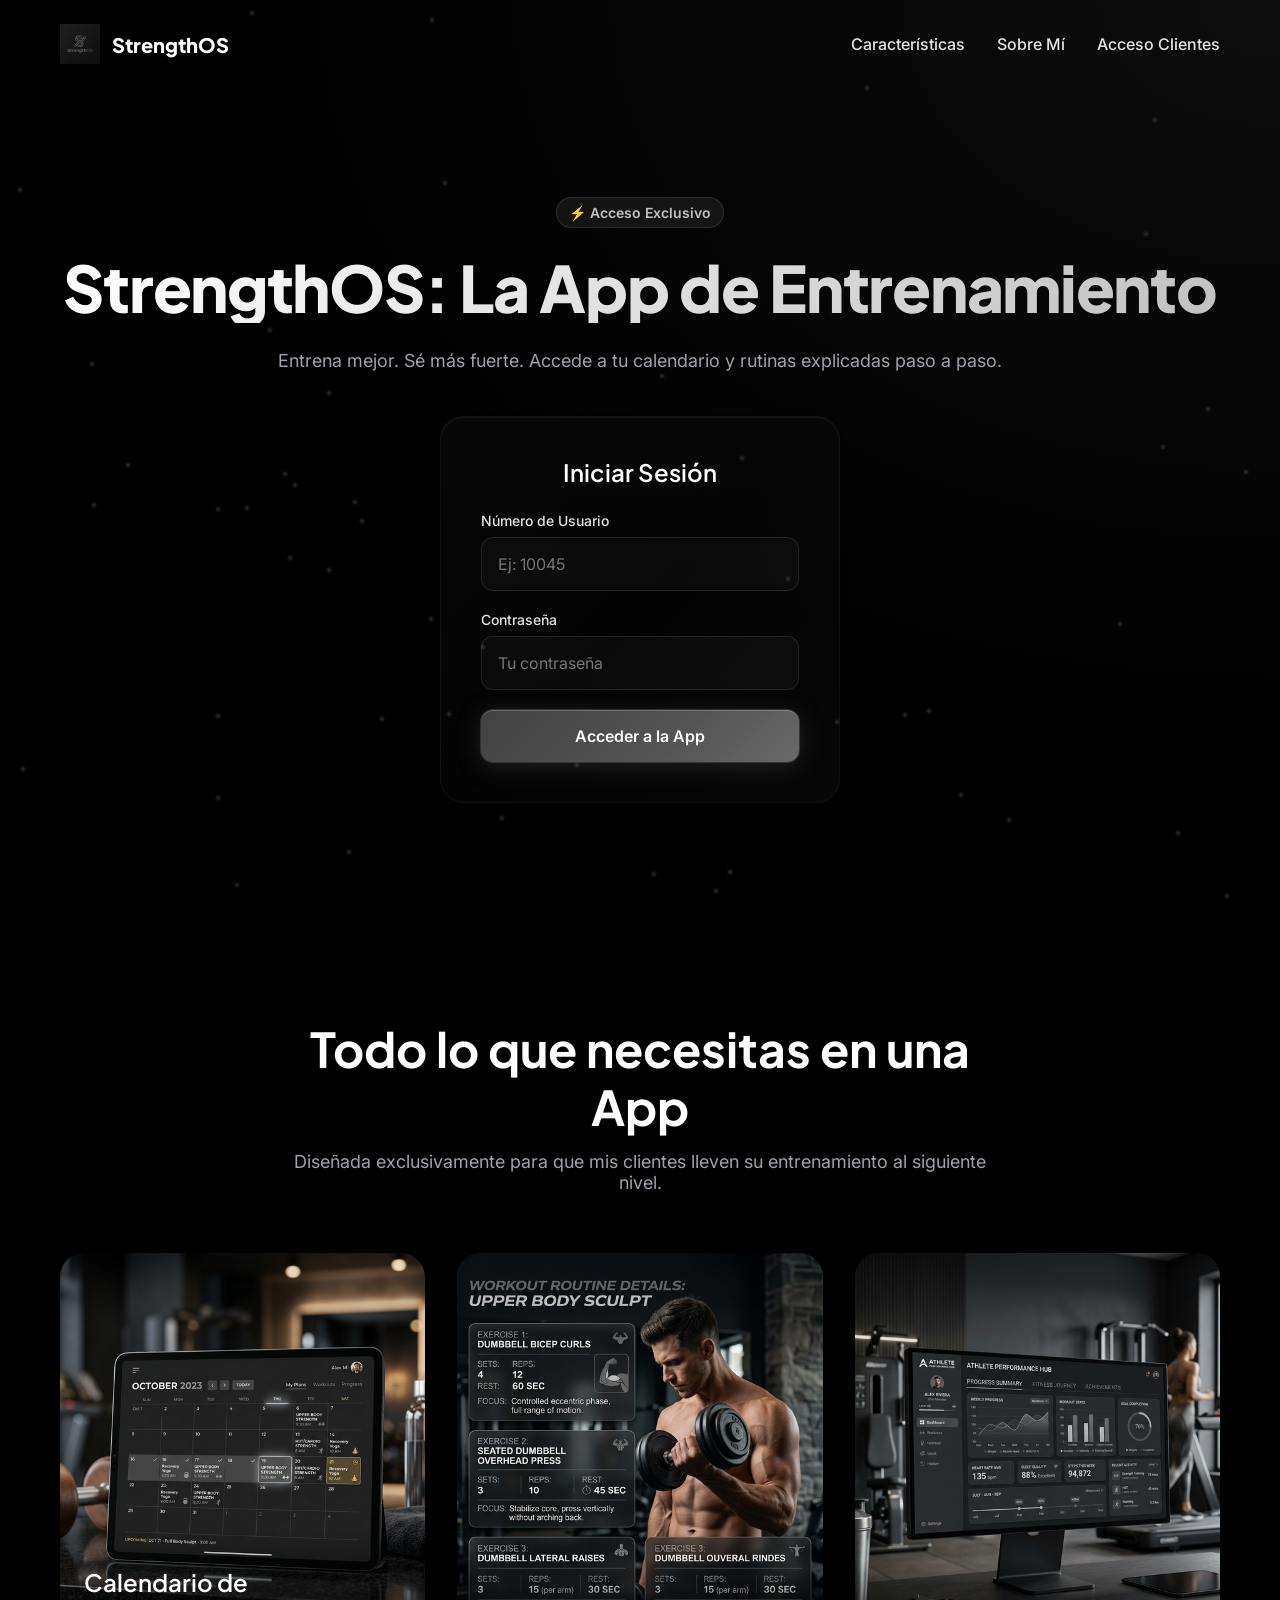
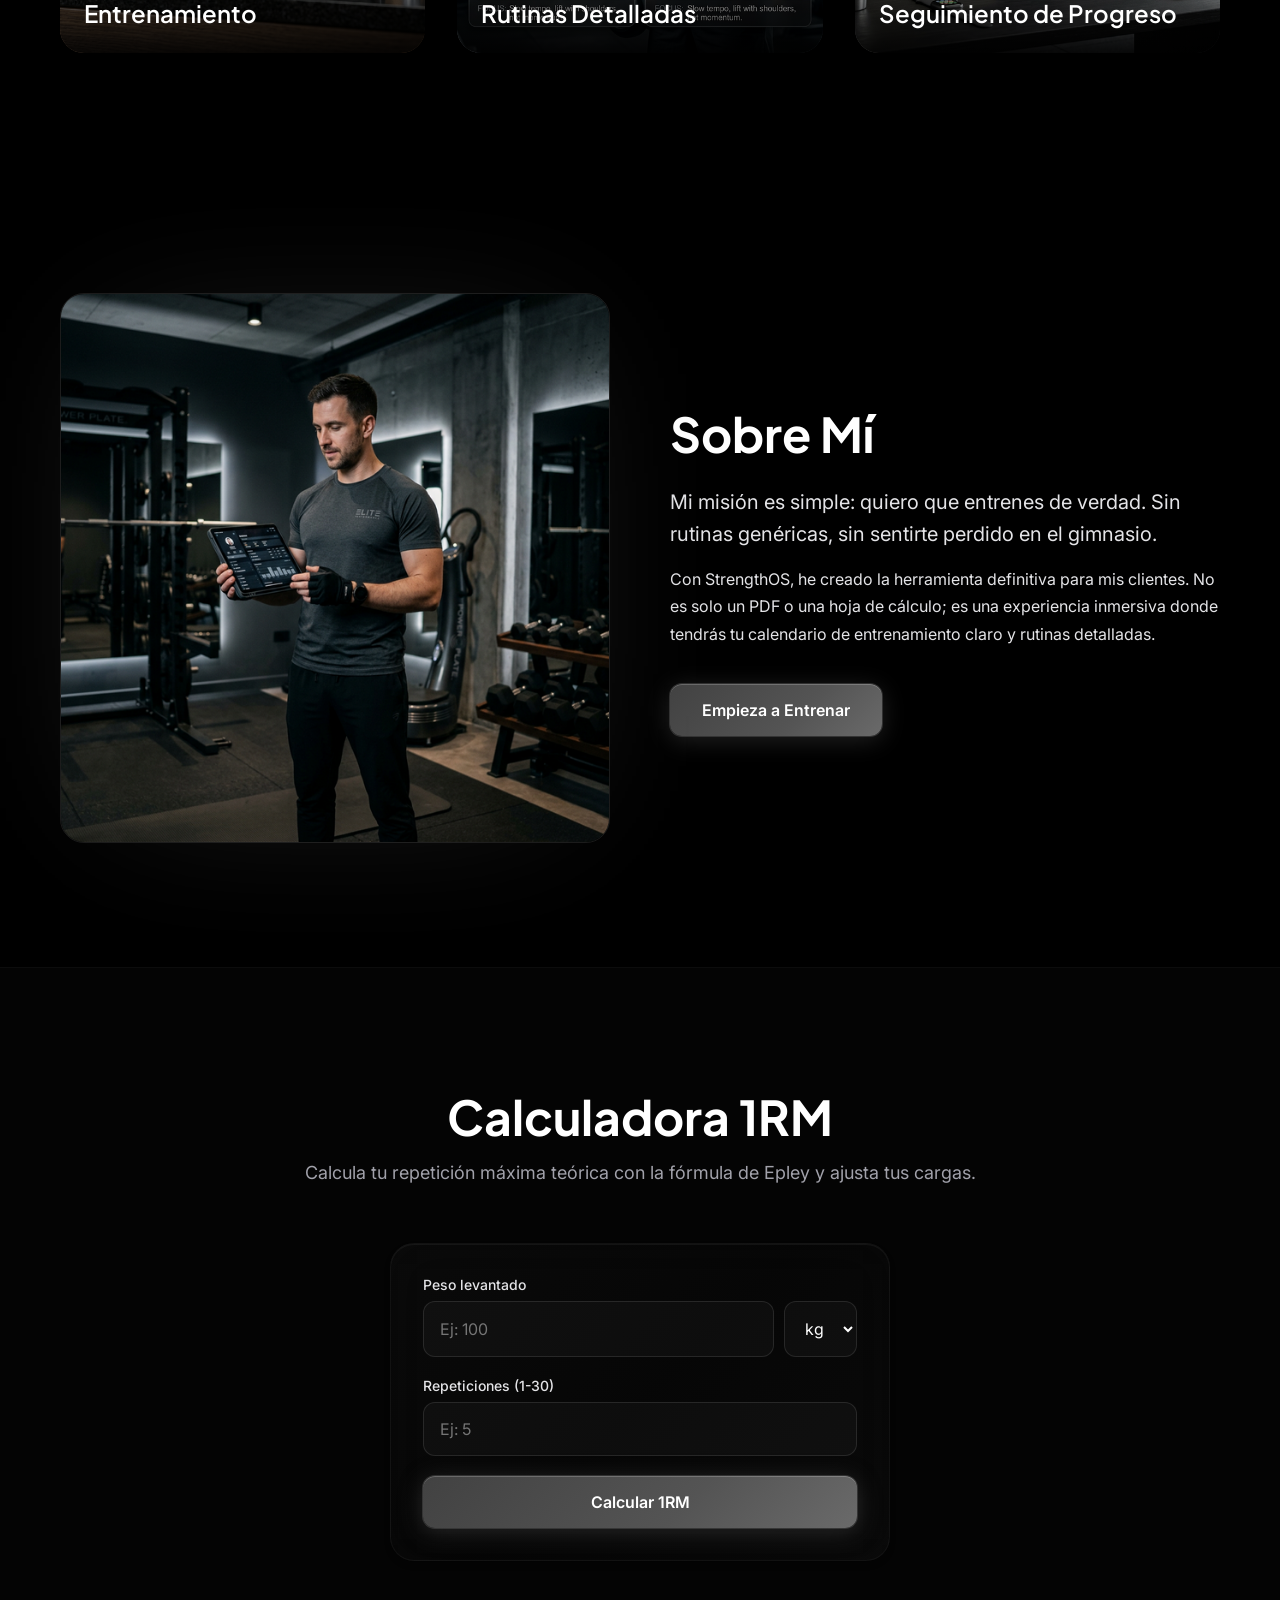
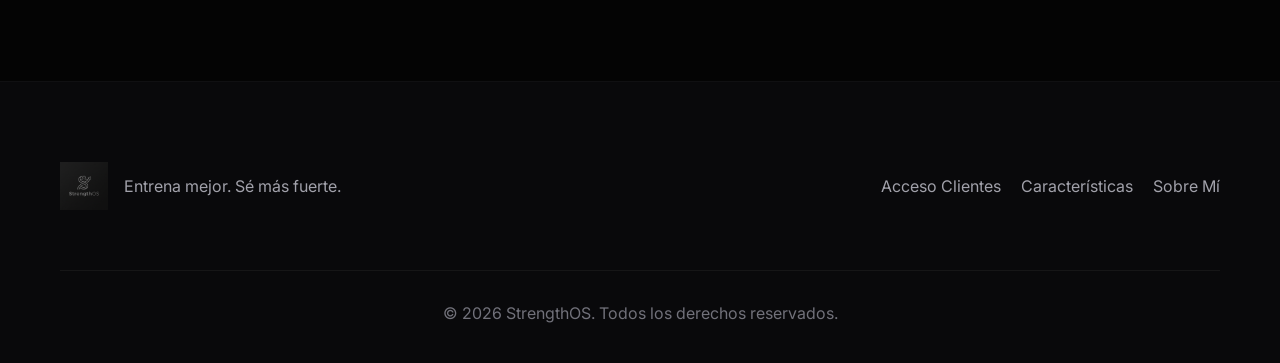
<file: StrengthOS/security.html>
<!DOCTYPE html>
<html lang="es">

<head>
    <meta charset="UTF-8">
    <meta name="viewport" content="width=device-width, initial-scale=1.0">
    <title>Seguridad | StrengthOS</title>
    <link rel="preconnect" href="https://fonts.googleapis.com">
    <link rel="preconnect" href="https://fonts.gstatic.com" crossorigin>
    <link
        href="https://fonts.googleapis.com/css2?family=Inter:wght@400;500&family=Plus+Jakarta+Sans:wght@700;800&display=swap"
        rel="stylesheet">
    <link rel="stylesheet" href="styles.css?v=06009">
    <link rel="icon" type="image/png" href="images/logo.png">
    <link rel="manifest" href="/manifest.json">
    <meta name="theme-color" content="#000000">
    <link rel="apple-touch-icon" href="/images/logo.png">
    <style>
        .back-btn {
            display: inline-flex;
            align-items: center;
            gap: 8px;
            background: rgba(255, 255, 255, 0.05);
            border: 1px solid rgba(255, 255, 255, 0.1);
            color: var(--text-secondary);
            padding: 10px 18px;
            border-radius: 12px;
            cursor: pointer;
            font-size: 0.9rem;
            text-decoration: none;
            transition: all 0.2s;
        }

        .back-btn:hover {
            background: rgba(255, 255, 255, 0.1);
            color: var(--text-primary);
        }
    </style>
</head>

<body style="padding-top: 90px;">
    <div class="particles-container" id="particles"></div>

    <nav class="navbar scrolled" id="navbar">
        <div class="container nav-content">
            <a href="dashboard.html" class="logo-container">
                <img src="images/logo.png" alt="StrengthOS Logo" class="logo-img">
                <span class="logo-text">StrengthOS</span>
            </a>
        </div>
    </nav>

    <div class="container section-padding" style="max-width: 520px;">
        <div style="display: flex; align-items: center; gap: 16px; margin-bottom: 32px;">
            <a href="dashboard.html" class="back-btn">← Menú</a>
            <h1 style="font-size: 1.6rem; color: var(--text-primary);">🔒 Seguridad</h1>
        </div>

        <div class="glass-card">
            <h3 style="margin-bottom: 10px;">Cambiar Contraseña</h3>
            <p style="color: var(--text-tertiary); margin-bottom: 24px; font-size: 0.9rem;">
                Puedes actualizar tu contraseña provisional en cualquier momento.
            </p>

            <form id="change-password-form">
                <div class="input-group">
                    <label>Contraseña Actual</label>
                    <input type="password" id="current_password" placeholder="Tu contraseña actual" required>
                </div>
                <div class="input-group">
                    <label>Nueva Contraseña</label>
                    <input type="password" id="new_password" placeholder="Mínimo 6 caracteres" required>
                </div>
                <div class="input-group">
                    <label>Repetir Nueva Contraseña</label>
                    <input type="password" id="confirm_password" placeholder="Confirma tu nueva contraseña" required>
                </div>
                <button type="submit" class="btn-primary" style="margin-top: 10px;">Actualizar Contraseña</button>
                <div id="password-feedback" style="margin-top: 15px; font-size: 0.85rem; text-align: left;"></div>
            </form>
        </div>
    </div>

    <script src="script.js?v=06009"></script>
    <script>
        // Auth check
        const userDataStr = sessionStorage.getItem("strengthos_user");
        if (!userDataStr) {
            window.location.href = "index.html";
        }
        const userData = JSON.parse(userDataStr || '{}');
        const API_URL = window.location.protocol === 'file:' ? 'http://127.0.0.1:5000/api' : '/api';

        const passwordForm = document.getElementById("change-password-form");
        const feedbackMsg = document.getElementById("password-feedback");

        passwordForm.addEventListener("submit", async (e) => {
            e.preventDefault();
            const btn = passwordForm.querySelector("button");
            btn.innerText = "Guardando...";

            const currentPass = document.getElementById("current_password").value;
            const newPass = document.getElementById("new_password").value;
            const confirmPass = document.getElementById("confirm_password").value;

            if (newPass !== confirmPass) {
                feedbackMsg.style.color = "var(--warning)";
                feedbackMsg.innerText = "Las nuevas contraseñas no coinciden.";
                btn.innerText = "Actualizar Contraseña";
                return;
            }
            if (newPass.length < 6) {
                feedbackMsg.style.color = "var(--warning)";
                feedbackMsg.innerText = "La contraseña debe tener al menos 6 caracteres.";
                btn.innerText = "Actualizar Contraseña";
                return;
            }

            feedbackMsg.innerText = "";
            try {
                const res = await fetch(`${API_URL}/cliente/cambiar-password`, {
                    method: "PUT",
                    headers: { "Content-Type": "application/json" },
                    body: JSON.stringify({
                        user_id: userData.user_id,
                        contrasena_actual: currentPass,
                        nueva_contrasena: newPass
                    })
                });
                const data = await res.json();
                if (res.ok) {
                    feedbackMsg.style.color = "var(--success)";
                    feedbackMsg.innerText = "¡Contraseña actualizada correctamente!";
                    passwordForm.reset();
                } else {
                    feedbackMsg.style.color = "var(--warning)";
                    feedbackMsg.innerText = data.error || "Ocurrió un error al actualizar.";
                }
            } catch (error) {
                feedbackMsg.style.color = "var(--warning)";
                feedbackMsg.innerText = "Error de conexión. Intenta más tarde.";
            } finally {
                btn.innerText = "Actualizar Contraseña";
            }
        });
    </script>
    <script>
        if ('serviceWorker' in navigator) {
            window.addEventListener('load', () => {
                navigator.serviceWorker.register('/sw.js').catch(e => console.log('SW failed:', e));
            });
        }
    </script>
</body>

</html>
</file>
<file: StrengthOS/styles.css>
:root {
    --bg-primary: #000000;
    --bg-secondary: #09090B;
    --bg-tertiary: #18181B;

    --primary-50: #f0f0f0;
    --primary-100: #e0e0e0;
    --primary-200: #c1c1c1;
    --primary-300: #9e9e9e;
    --primary-400: #757575;
    --primary-500: #545454;
    /* COLOR BASE - GRIS */
    --primary-600: #424242;
    --primary-700: #303030;
    --primary-800: #212121;
    --primary-900: #121212;

    --primary-rgb: 84, 84, 84;

    --text-primary: #FFFFFF;
    --text-secondary: #E4E4E7;
    --text-tertiary: #A1A1AA;
    --text-quaternary: #71717A;

    --success: #22C55E;
    --info: #3B82F6;
    --warning: #F59E0B;
}

* {
    margin: 0;
    padding: 0;
    box-sizing: border-box;
}

body {
    background-color: var(--bg-primary);
    color: var(--text-secondary);
    font-family: 'Inter', sans-serif;
    -webkit-font-smoothing: antialiased;
    overflow-x: hidden;
}

h1,
h2,
h3,
h4,
h5,
h6 {
    font-family: 'Plus Jakarta Sans', sans-serif;
    color: var(--text-primary);
}

a {
    text-decoration: none;
    color: inherit;
}

/* Tipograf�a */
h1 {
    font-size: clamp(2.2rem, 5vw, 4.75rem);
    font-weight: 800;
    line-height: 1.1;
    letter-spacing: -0.02em;
}

h2 {
    font-size: clamp(2rem, 4vw, 3rem);
    font-weight: 700;
    line-height: 1.2;
}

h3 {
    font-size: 1.5rem;
    font-weight: 600;
    line-height: 1.3;
}

.body-large {
    font-size: 1.25rem;
    font-weight: 400;
    line-height: 1.6;
}

.body-text {
    font-size: 1rem;
    font-weight: 400;
    line-height: 1.7;
}

/* Contenedor Global */
.container {
    max-width: 1200px;
    margin: 0 auto;
    padding: 0 20px;
}
@media (max-width: 480px) {
    .container {
        padding: 0 16px;
    }
}

/* Glassmorphism Card */
.glass-card {
    background: linear-gradient(135deg,
            rgba(var(--primary-rgb), 0.08) 0%,
            rgba(var(--primary-rgb), 0.04) 50%,
            rgba(var(--primary-rgb), 0.08) 100%);
    backdrop-filter: blur(24px) saturate(180%);
    -webkit-backdrop-filter: blur(24px) saturate(180%);
    border: 1px solid rgba(var(--primary-rgb), 0.15);
    border-radius: 24px;
    padding: 32px;
    box-shadow:
        0 4px 6px -1px rgba(0, 0, 0, 0.3),
        0 2px 4px -2px rgba(0, 0, 0, 0.2),
        inset 0 1px 0 0 rgba(255, 255, 255, 0.05);
    transition: all 0.4s cubic-bezier(0.4, 0, 0.2, 1);
}

.hover-lift:hover {
    border-color: rgba(var(--primary-rgb), 0.35);
    box-shadow: 0 25px 50px -12px rgba(var(--primary-rgb), 0.35);
    transform: translateY(-4px);
}

/* Primary Button */
.btn-primary {
    background: linear-gradient(135deg,
            var(--primary-600) 0%,
            var(--primary-500) 30%,
            var(--primary-400) 60%,
            var(--primary-500) 100%);
    background-size: 200% 200%;
    animation: gradient-shift 4s ease infinite;
    color: #ffffff;
    font-weight: 600;
    padding: 16px 32px;
    border-radius: 12px;
    border: none;
    box-shadow:
        0 0 0 1px rgba(var(--primary-rgb), 0.5),
        0 4px 24px rgba(var(--primary-rgb), 0.4),
        inset 0 1px 0 rgba(255, 255, 255, 0.2);
    transition: all 0.3s cubic-bezier(0.4, 0, 0.2, 1);
    cursor: pointer;
    font-family: inherit;
    font-size: 1rem;
    text-align: center;
}

.btn-primary:hover {
    transform: translateY(-2px) scale(1.02);
    filter: brightness(1.2);
    box-shadow:
        0 0 0 2px rgba(var(--primary-rgb), 0.8),
        0 8px 40px rgba(var(--primary-rgb), 0.6);
}

.w-100 {
    width: 100%;
}

/* Animaciones Reutilizables */
@keyframes fade-in-up {
    0% {
        opacity: 0;
        transform: translateY(30px);
    }

    100% {
        opacity: 1;
        transform: translateY(0);
    }
}

@keyframes gradient-shift {

    0%,
    100% {
        background-position: 0% 50%;
    }

    50% {
        background-position: 100% 50%;
    }
}

@keyframes float {

    0%,
    100% {
        transform: translateY(0) rotate(0deg);
    }

    25% {
        transform: translateY(-20px) rotate(2deg);
    }

    50% {
        transform: translateY(-10px) rotate(-2deg);
    }

    75% {
        transform: translateY(-30px) rotate(1deg);
    }
}

@keyframes pulse-glow {

    0%,
    100% {
        box-shadow: 0 0 0 1px rgba(var(--primary-rgb), 0.5), 0 4px 24px rgba(var(--primary-rgb), 0.4), 0 0 60px rgba(var(--primary-rgb), 0.3);
    }

    50% {
        box-shadow: 0 0 0 2px rgba(var(--primary-rgb), 0.8), 0 8px 40px rgba(var(--primary-rgb), 0.6), 0 0 80px rgba(var(--primary-rgb), 0.5);
    }
}

/* Part�culas */
.particles-container {
    position: fixed;
    top: 0;
    left: 0;
    width: 100%;
    height: 100%;
    z-index: -1;
    pointer-events: none;
    overflow: hidden;
}

.particle {
    position: absolute;
    width: 4px;
    height: 4px;
    background: rgba(var(--primary-rgb), 0.6);
    border-radius: 50%;
    filter: blur(1px);
    animation: float-particle 15s infinite ease-in-out;
}

@keyframes float-particle {

    0%,
    100% {
        transform: translate(0, 0);
        opacity: 0.2;
    }

    25% {
        transform: translate(100px, -100px);
        opacity: 0.8;
    }

    50% {
        transform: translate(-50px, -200px);
        opacity: 0.4;
    }

    75% {
        transform: translate(-100px, -100px);
        opacity: 0.8;
    }
}

/* Navbar */
.navbar {
    position: fixed;
    top: 0;
    width: 100%;
    z-index: 1000;
    padding: 24px 0;
    transition: all 0.3s ease;
}

.navbar.scrolled {
    background: rgba(0, 0, 0, 0.8);
    backdrop-filter: blur(24px);
    border-bottom: 1px solid rgba(var(--primary-rgb), 0.1);
    box-shadow: 0 4px 24px rgba(0, 0, 0, 0.4);
    padding: 16px 0;
}

.nav-content {
    display: flex;
    justify-content: space-between;
    align-items: center;
}

.logo-container {
    display: flex;
    align-items: center;
    gap: 12px;
}

.logo-img {
    height: 40px;
    width: auto;
}

.logo-text {
    font-family: 'Plus Jakarta Sans', sans-serif;
    font-weight: 800;
    font-size: 1.25rem;
    color: var(--text-primary);
}
@media (max-width: 400px) {
    .logo-text {
        font-size: 1.1rem;
    }
}
@media (max-width: 350px) {
    .logo-text {
        display: none;
    }
}

.nav-links {
    display: flex;
    gap: 32px;
}

.nav-link {
    font-weight: 500;
    color: var(--text-secondary);
    position: relative;
    padding: 8px 0;
    transition: color 0.3s;
}

.nav-link::after {
    content: '';
    position: absolute;
    bottom: 0;
    left: 0;
    width: 0;
    height: 2px;
    background: var(--primary-500);
    transition: width 0.3s ease;
}

.nav-link:hover {
    color: var(--text-primary);
}

.nav-link:hover::after {
    width: 100%;
}

.mobile-menu-toggle {
    display: none;
    background: none;
    border: none;
    color: var(--text-primary);
    font-size: 1.5rem;
    cursor: pointer;
}

/* Hero Section */
.hero {
    min-height: 100vh;
    display: flex;
    align-items: center;
    padding-top: 100px;
    position: relative;
    background: radial-gradient(ellipse at top right, rgba(var(--primary-rgb), 0.15) 0%, transparent 60%);
}

.hero-container {
    display: flex;
    flex-direction: column;
    align-items: center;
    text-align: center;
    gap: 40px;
}

.hero-content {
    animation: fade-in-up 0.8s cubic-bezier(0.16, 1, 0.3, 1) forwards;
}

.hero-label {
    display: inline-block;
    padding: 6px 12px;
    background: rgba(var(--primary-rgb), 0.2);
    border: 1px solid rgba(var(--primary-rgb), 0.4);
    border-radius: 20px;
    font-size: 0.875rem;
    font-weight: 600;
    color: var(--primary-200);
    margin-bottom: 24px;
}

.hero-title {
    margin-bottom: 24px;
    background: linear-gradient(135deg, #fff 0%, var(--primary-200) 100%);
    -webkit-background-clip: text;
    background-clip: text;
    -webkit-text-fill-color: transparent;
}

.hero-subtitle {
    font-size: 1.125rem;
    line-height: 1.6;
    margin-bottom: 40px;
    color: var(--text-tertiary);
}

/* Login Form */
.login-container {
    padding: 40px;
    width: 100%;
    max-width: 400px;
    margin: 0 auto;
    text-align: left;
}

.login-title {
    margin-bottom: 24px;
    text-align: center;
}

.input-group {
    margin-bottom: 20px;
}

.input-group label {
    display: block;
    font-size: 0.875rem;
    font-weight: 500;
    margin-bottom: 8px;
    color: var(--text-secondary);
}

.input-group input {
    width: 100%;
    padding: 16px;
    background: rgba(255, 255, 255, 0.03);
    border: 1px solid rgba(255, 255, 255, 0.1);
    border-radius: 12px;
    color: var(--text-primary);
    font-family: inherit;
    font-size: 16px;
    /* Evita que iOS haga zoom autom�tico al enfocar */
    transition: all 0.3s;
}

.input-group input:focus {
    outline: none;
    border-color: var(--primary-500);
    box-shadow: 0 0 15px rgba(var(--primary-rgb), 0.3);
}

/* Hero Visual */
.hero-visual-wrapper {
    position: relative;
    display: flex;
    justify-content: center;
    align-items: center;
}

.sphere {
    position: absolute;
    width: 400px;
    height: 400px;
    transform-style: preserve-3d;
    animation: float 6s ease-in-out infinite;
    z-index: 1;
}

.sphere-inner {
    width: 100%;
    height: 100%;
    background: linear-gradient(135deg, rgba(var(--primary-rgb), 0.1) 0%, rgba(var(--primary-rgb), 0.2) 100%);
    border-radius: 50%;
    border: 2px solid rgba(var(--primary-rgb), 0.3);
    box-shadow:
        0 0 60px rgba(var(--primary-rgb), 0.4),
        0 0 120px rgba(var(--primary-rgb), 0.3),
        inset 0 0 60px rgba(var(--primary-rgb), 0.2);
    backdrop-filter: blur(10px);
}

.hero-visual-img {
    position: relative;
    z-index: 2;
    max-width: 120%;
    height: auto;
    border-radius: 20px;
    box-shadow: 0 20px 50px rgba(0, 0, 0, 0.5);
    animation: float 7s ease-in-out infinite reverse;
}

/* Social Proof */
.social-proof {
    padding: 60px 0;
    border-top: 1px solid rgba(var(--primary-rgb), 0.1);
    border-bottom: 1px solid rgba(var(--primary-rgb), 0.1);
    background: rgba(var(--bg-secondary), 0.5);
}

.proof-container {
    display: flex;
    justify-content: space-around;
    flex-wrap: wrap;
    gap: 30px;
}

.proof-item {
    text-align: center;
}

.proof-number {
    font-size: 2.5rem;
    font-weight: 800;
    color: var(--primary-400);
    font-family: 'Plus Jakarta Sans', sans-serif;
}

.proof-text {
    font-size: 1rem;
    color: var(--text-tertiary);
    text-transform: uppercase;
    letter-spacing: 0.1em;
    margin-top: 8px;
}

/* Secciones Generales */
.section-padding {
    padding: 120px 0;
}

.section-header {
    text-align: center;
    margin-bottom: 60px;
    max-width: 700px;
    margin-left: auto;
    margin-right: auto;
}

.section-title {
    margin-bottom: 16px;
}

.section-subtitle {
    color: var(--text-tertiary);
    font-size: 1.125rem;
}

/* Flip Cards */
.services-grid {
    display: grid;
    grid-template-columns: repeat(3, 1fr);
    gap: 32px;
}

.service-card-flip {
    perspective: 1000px;
    height: 400px;
}

.service-card-inner {
    position: relative;
    width: 100%;
    height: 100%;
    text-align: center;
    transition: transform 0.8s cubic-bezier(0.4, 0, 0.2, 1);
    transform-style: preserve-3d;
}

.service-card-flip:hover .service-card-inner,
.service-card-flip.flipped .service-card-inner {
    transform: rotateY(180deg);
}

.service-card-front,
.service-card-back {
    position: absolute;
    width: 100%;
    height: 100%;
    -webkit-backface-visibility: hidden;
    backface-visibility: hidden;
    border-radius: 24px;
    overflow: hidden;
}

.service-card-front {
    background-color: var(--bg-tertiary);
}

.service-image {
    width: 100%;
    height: 100%;
    object-fit: cover;
    transition: transform 0.5s ease;
}

.service-card-flip:hover .service-image {
    transform: scale(1.05);
}

.service-overlay {
    position: absolute;
    bottom: 0;
    left: 0;
    width: 100%;
    padding: 40px 24px 24px;
    background: linear-gradient(to top, rgba(0, 0, 0, 0.9), transparent);
    text-align: left;
}

.service-title-front {
    color: #fff;
    margin: 0;
}

.service-card-back {
    background-color: var(--bg-tertiary);
    transform: rotateY(180deg);
    display: flex;
    flex-direction: column;
    justify-content: center;
    align-items: flex-start;
    text-align: left;
    padding: 32px;
}

.service-title-back {
    margin-bottom: 16px;
    color: var(--primary-100);
}

.service-description {
    color: var(--text-secondary);
    margin-bottom: 24px;
    line-height: 1.6;
}

.service-features {
    display: flex;
    gap: 12px;
    flex-wrap: wrap;
    margin-top: auto;
}

.feature-tag {
    background: rgba(var(--primary-rgb), 0.2);
    border: 1px solid rgba(var(--primary-rgb), 0.3);
    color: var(--primary-100);
    padding: 6px 12px;
    border-radius: 100px;
    font-size: 0.75rem;
    font-weight: 600;
    text-transform: uppercase;
    letter-spacing: 0.05em;
}

/* About Section */
.about-grid {
    display: grid;
    grid-template-columns: 1fr 1fr;
    gap: 60px;
    align-items: center;
}

.about-image-wrapper {
    position: relative;
}

.about-image {
    width: 100%;
    border-radius: 24px;
    position: relative;
    z-index: 2;
    border: 1px solid rgba(var(--primary-rgb), 0.3);
}

.glow-bg {
    position: absolute;
    top: 50%;
    left: 50%;
    transform: translate(-50%, -50%);
    width: 80%;
    height: 80%;
    background: var(--primary-500);
    filter: blur(80px);
    opacity: 0.4;
    z-index: 1;
}

.about-content h2 {
    margin-bottom: 24px;
}

.about-content p {
    margin-bottom: 16px;
}

/* Footer */
.footer {
    background: var(--bg-secondary);
    padding: 80px 0 40px;
    border-top: 1px solid rgba(var(--primary-rgb), 0.1);
}

.footer-grid {
    display: flex;
    justify-content: space-between;
    align-items: center;
    gap: 40px;
    margin-bottom: 60px;
    flex-wrap: wrap;
}

.footer-brand {
    display: flex;
    align-items: center;
    gap: 16px;
}

.footer-logo {
    height: 48px;
}

.footer-tagline {
    color: var(--text-tertiary);
    margin: 0;
}

.footer-links {
    display: flex;
    align-items: center;
    gap: 20px;
    flex-wrap: wrap;
}

.footer-links h4 {
    margin: 0;
    color: var(--text-primary);
}

.footer-links a {
    color: var(--text-tertiary);
    transition: color 0.3s;
}

.footer-links a:hover {
    color: var(--primary-400);
}

.footer-bottom {
    text-align: center;
    padding-top: 32px;
    border-top: 1px solid rgba(255, 255, 255, 0.05);
    color: var(--text-quaternary);
}

/* Animate Elements */
.animated-element {
    opacity: 0;
    transform: translateY(30px);
    transition: opacity 0.8s cubic-bezier(0.16, 1, 0.3, 1), transform 0.8s cubic-bezier(0.16, 1, 0.3, 1);
}

.animated-element.animate-in {
    opacity: 1;
    transform: translateY(0);
}

/* Responsive */
@media (max-width: 1024px) {
    .services-grid {
        grid-template-columns: repeat(2, 1fr);
    }

    .hero-container {
        display: flex;
        flex-direction: column;
        align-items: center;
        text-align: center;
        padding: 0 16px;
    }

    .hero-visual-wrapper {
        margin-top: 40px;
    }

    .hero-content {
        display: flex;
        flex-direction: column;
        align-items: center;
        width: 100%;
    }

    .login-container {
        width: 100%;
        max-width: 450px;
        margin: 40px auto 0;
    }

    .about-grid {
        grid-template-columns: 1fr;
    }
}

@media (max-width: 768px) {
    .nav-links {
        display: none;
    }

    .mobile-menu-toggle {
        display: block;
    }

    .services-grid {
        grid-template-columns: 1fr;
    }

    .hero {
        padding-top: 80px;
        min-height: auto;
    }

    .hero-title {
        font-size: 2.25rem;
    }

    .hero-subtitle {
        font-size: 1rem;
        margin-bottom: 24px;
    }

    .login-container {
        padding: 24px;
        border-radius: 20px;
    }

    .footer-grid {
        flex-direction: column;
        text-align: center;
    }

    .footer-links {
        justify-content: center;
    }
}

/* Modal Overlay */
.modal-overlay {
    position: fixed;
    top: 0;
    left: 0;
    width: 100%;
    height: 100%;
    background: rgba(0, 0, 0, 0.8);
    backdrop-filter: blur(8px);
    z-index: 2000;
    display: none;
    justify-content: center;
    align-items: center;
    opacity: 0;
    transition: opacity 0.3s ease;
}

.modal-overlay.active {
    display: flex;
    opacity: 1;
}

.modal-container {
    width: 90%;
    max-width: 450px;
    position: relative;
    transform: translateY(20px);
    transition: transform 0.3s ease;
}

.modal-overlay.active .modal-container {
    transform: translateY(0);
}

.close-modal {
    position: absolute;
    top: 20px;
    right: 20px;
    font-size: 1.5rem;
    color: var(--text-tertiary);
    cursor: pointer;
    transition: color 0.3s;
}

.close-modal:hover {
    color: var(--text-primary);
}

/* Calendar Styles */
.calendar-wrapper {
    width: 100%;
    margin-top: 10px;
}

.calendar-header {
    display: flex;
    justify-content: space-between;
    align-items: center;
    margin-bottom: 20px;
}

.calendar-header h4 {
    margin: 0;
    font-size: 1.25rem;
    color: var(--text-primary);
}

.calendar-nav-btn {
    background: rgba(255, 255, 255, 0.05);
    border: 1px solid rgba(255, 255, 255, 0.1);
    color: var(--text-primary);
    padding: 8px 16px;
    border-radius: 8px;
    cursor: pointer;
    transition: all 0.3s;
}

.calendar-nav-btn:hover {
    background: rgba(255, 255, 255, 0.1);
}

.calendar-grid {
    display: grid;
    grid-template-columns: repeat(7, 1fr);
    gap: 8px;
}

.calendar-day-name {
    text-align: center;
    font-size: 0.85rem;
    font-weight: 600;
    color: var(--text-tertiary);
    padding-bottom: 10px;
}

.calendar-day {
    aspect-ratio: 1;
    background: rgba(255, 255, 255, 0.02);
    border: 1px solid rgba(255, 255, 255, 0.05);
    border-radius: 12px;
    display: flex;
    flex-direction: column;
    justify-content: center;
    align-items: center;
    cursor: pointer;
    transition: all 0.2s;
    position: relative;
}

.calendar-day:hover {
    background: rgba(255, 255, 255, 0.05);
    border-color: rgba(var(--primary-rgb), 0.3);
}

.calendar-day.empty {
    background: transparent;
    border: none;
    cursor: default;
}

.calendar-day.today {
    border-color: var(--primary-500);
}

.calendar-day.has-routine {
    background: rgba(var(--primary-rgb), 0.1);
    border-color: rgba(var(--primary-rgb), 0.4);
}

.calendar-day.has-routine::after {
    content: '';
    position: absolute;
    bottom: 8px;
    width: 6px;
    height: 6px;
    background: var(--primary-400);
    border-radius: 50%;
    box-shadow: 0 0 10px var(--primary-400);
}

.calendar-day-number {
    font-size: 1rem;
    font-weight: 500;
    color: var(--text-secondary);
}

.calendar-day.has-routine .calendar-day-number {
    color: var(--primary-100);
    font-weight: 700;
}

/* Routine Modal */
.routine-details {
    margin-top: 15px;
    text-align: left;
    white-space: pre-wrap;
    font-family: inherit;
    line-height: 1.6;
    color: var(--text-secondary);
    background: rgba(0, 0, 0, 0.2);
    padding: 15px;
    border-radius: 8px;
    border: 1px solid rgba(255, 255, 255, 0.05);
    max-height: 400px;
    overflow-y: auto;
}

/* Dashboard Sidebar & View Tabs */
.dashboard-grid {
    display: grid;
    grid-template-columns: 300px 1fr;
    gap: 30px;
    align-items: start;
}

@media (max-width: 900px) {
    .dashboard-grid {
        grid-template-columns: 1fr;
    }
}

.nav-sidebar-btn {
    display: block;
    width: 100%;
    padding: 12px 16px;
    background: transparent;
    border: none;
    text-align: left;
    color: var(--text-secondary);
    font-size: 0.95rem;
    font-weight: 500;
    cursor: pointer;
    border-radius: 8px;
    transition: all 0.2s;
}

.nav-sidebar-btn:hover {
    background: rgba(255, 255, 255, 0.05);
    color: var(--text-primary);
}

.nav-sidebar-btn.active {
    background: rgba(var(--primary-rgb), 0.15);
    color: var(--primary-100);
}

/* Admin Table Action Buttons */
.admin-action-buttons {
    display: flex;
    gap: 8px;
    flex-wrap: nowrap;
    justify-content: flex-start;
    align-items: center;
}

.admin-action-buttons button {
    padding: 6px 12px;
    font-size: 0.8rem;
    white-space: nowrap;
}

.btn-progress {
    background: rgba(0, 255, 100, 0.1);
    border-color: rgba(0, 255, 100, 0.5);
    color: #2ecc71;
}

.btn-progress:hover {
    background: rgba(0, 255, 100, 0.2) !important;
}

/* Chart Container Cards */
.chart-card {
    background: rgba(0, 0, 0, 0.4);
    padding: 20px;
    border-radius: 12px;
    border-top: 3px solid var(--primary-500);
    position: relative;
    max-width: 100%;
    overflow: hidden;
    /* Evita que el interior se desborde */
}

/* -----------------------------
   SISTEMA DE CHAT
------------------------------ */
.chat-fab {
    position: fixed;
    bottom: 20px;
    right: 20px;
    width: 60px;
    height: 60px;
    background: var(--primary-500);
    color: white;
    border-radius: 50%;
    display: flex;
    justify-content: center;
    align-items: center;
    font-size: 1.5rem;
    box-shadow: 0 4px 15px rgba(0, 0, 0, 0.5), 0 0 0 1px rgba(var(--primary-rgb), 0.5);
    cursor: pointer;
    z-index: 99;
    transition: transform 0.2s;
}

.chat-fab:hover {
    transform: scale(1.1);
}

.chat-fab .unread-badge {
    position: absolute;
    top: -5px;
    right: -5px;
    background: #e74c3c;
    color: white;
    font-size: 0.75rem;
    font-weight: bold;
    width: 22px;
    height: 22px;
    border-radius: 50%;
    display: flex;
    justify-content: center;
    align-items: center;
}

.chat-messages-area {
    display: flex;
    flex-direction: column;
    gap: 12px;
    height: 400px;
    max-height: 50vh;
    overflow-y: auto;
    padding: 15px;
    background: rgba(0, 0, 0, 0.2);
    border-radius: 12px;
    margin-bottom: 15px;
    border: 1px solid rgba(255, 255, 255, 0.05);
}

.chat-msg {
    max-width: 80%;
    padding: 10px 15px;
    border-radius: 15px;
    font-size: 0.9rem;
    line-height: 1.4;
    word-wrap: break-word;
}

.chat-msg.sent {
    align-self: flex-end;
    background: var(--primary-500);
    color: white;
    border-bottom-right-radius: 2px;
}

.chat-msg.received {
    align-self: flex-start;
    background: rgba(255, 255, 255, 0.1);
    color: var(--text-primary);
    border-bottom-left-radius: 2px;
}

.chat-msg-time {
    font-size: 0.65rem;
    opacity: 0.7;
    margin-top: 4px;
    text-align: right;
}

.chat-input-area {
    display: flex;
    gap: 10px;
}

.chat-input {
    flex: 1;
    background: rgba(255, 255, 255, 0.05);
    border: 1px solid rgba(255, 255, 255, 0.1);
    color: white;
    padding: 12px 15px;
    border-radius: 20px;
    outline: none;
    font-family: inherit;
}

.chat-input:focus {
    border-color: var(--primary-500);
}

/* -----------------------------
   MOBILE OPTIMIZACIONES EXTRAS
------------------------------ */
@media (max-width: 600px) {

    /* Reducir m�rgenes de las vistas principales */
    .section-padding {
        padding: 60px 0;
    }

    /* Reducir espacios del calendario para que no obligue a hacer scroll */
    .calendar-grid {
        gap: 4px;
    }

    .calendar-day-name {
        font-size: 0.70rem;
    }

    .calendar-day-number {
        font-size: 0.85rem;
    }

    /* Reducir el modal de inputs de repeticiones y notas para que quepa en pantalla peque�a */
    .modal-container {
        width: 95%;
        max-width: 100%;
        margin-top: 10px;
    }

    .glass-card {
        padding: 20px;
    }

    .routine-details {
        max-height: 50vh;
    }

    /* Reducir el padding interno de los contenedores de los gr�ficos para que la gr�fica tenga el 100% del ancho */
    .chart-card {
        padding: 10px;
    }

    /* CONVERTIMOS LA TABLA EN TARJETAS RESPONSIVAS PARA EL CELULAR */
    .clients-table,
    .clients-table tbody,
    .clients-table tr,
    .clients-table td {
        display: block;
        width: 100%;
    }

    .clients-table thead {
        display: none;
        /* Ocultamos los encabezados de la tabla que no sirven en esta vista */
    }

    .clients-table tr {
        margin-bottom: 20px;
        background: rgba(255, 255, 255, 0.02);
        border: 1px solid rgba(255, 255, 255, 0.05);
        border-radius: 12px;
        padding: 16px;
    }

    .clients-table td {
        padding: 10px 0;
        text-align: left;
        border-bottom: 1px solid rgba(255, 255, 255, 0.05);
        display: flex;
        flex-direction: column;
        gap: 4px;
    }

    .clients-table td:last-child {
        border-bottom: none;
        padding-bottom: 0;
    }

    /* Agregamos titulos descriptivos peque�os antes de los valores para entender que son */
    .clients-table td:nth-child(1)::before {
        content: "ID / Usuario:";
        font-size: 0.70rem;
        color: var(--text-tertiary);
    }

    .clients-table td:nth-child(2)::before {
        content: "Nombre Atleta:";
        font-size: 0.70rem;
        color: var(--text-tertiary);
    }

    .clients-table td:nth-child(3)::before {
        content: "Acciones:";
        font-size: 0.70rem;
        color: var(--text-tertiary);
        margin-bottom: 6px;
    }

    /* Acomodar los botones para celulares en cuadr�cula limpia (2 arriba y 2 abajo) */
    .admin-action-buttons {
        display: grid;
        grid-template-columns: 1fr 1fr;
        gap: 8px;
        width: 100%;
    }

    .admin-action-buttons button {
        width: 100%;
        padding: 10px;
        font-size: 0.8rem;
        border-radius: 8px;
        margin: 0;
    }

    /* Ajustes generales de texto para m?vil */
    h1 { font-size: 1.8rem !important; }
    h2 { font-size: 1.5rem !important; }
    h3 { font-size: 1.2rem !important; }
    
    .section-header {
        margin-bottom: 30px;
    }
    
    .hero-title {
        font-size: 2rem !important;
    }

    .navbar {
        padding: 12px 0;
    }
    
    .logo-img {
        height: 32px;
    }
}


/* ==========================================================================
   GLOBAL MOBILE OPTIMIZATION (FOR ALL DEVICES)
   ========================================================================== */

@media (max-width: 768px) {
    /* Layout & Containers */
    .container {
        padding: 0 16px;
        width: 100%;
        box-sizing: border-box;
    }

    .section-padding {
        padding: 60px 16px;
    }

    /* Grid systems */
    .menu-grid {
        grid-template-columns: repeat(2, 1fr) !important;
        gap: 12px !important;
    }

    .services-grid {
        grid-template-columns: 1fr !important;
        gap: 20px !important;
    }

    /* Forms */
    .glass-card, .form-card, .card {
        padding: 20px !important;
        border-radius: 16px !important;
    }

    .input-group {
        width: 100%;
    }

    .input-group input, 
    .input-group select, 
    .input-group textarea {
        padding: 12px !important;
        font-size: 0.95rem !important;
    }

    /* Header & Navigation */
    .navbar {
        padding: 10px 0 !important;
    }

    .nav-links {
        display: none; /* Mobile menu should be implemented if needed, but for now we simplify */
    }

    .logo-text {
        font-size: 1.1rem !important;
    }

    /* Text scale */
    h1 { font-size: 1.6rem !important; }
    h2 { font-size: 1.4rem !important; }
    h3 { font-size: 1.2rem !important; }
    .hero-title { font-size: 2rem !important; }
}

@media (max-width: 480px) {
    .menu-grid {
        grid-template-columns: 1fr !important;
    }

    .profile-card {
        flex-direction: column !important;
        align-items: center !important;
        text-align: center !important;
        padding: 20px !important;
    }

    .profile-info {
        width: 100% !important;
    }

    .profile-stats-row {
        justify-content: center !important;
        flex-wrap: wrap !important;
    }

    .profile-stat-item {
        min-width: 60px !important;
    }

    .edit-fields {
        grid-template-columns: 1fr !important;
    }

    .tracker-container {
        grid-template-columns: 1fr !important;
    }

    .stat-value {
        font-size: 1.5rem !important;
    }
}

/* Fix for iPhone SE & extreme small screens */
@media (max-width: 360px) {
    .logo-text {
        display: none; /* Hide text if no space */
    }

    .section-padding {
        padding: 40px 10px;
    }

    h1 { font-size: 1.4rem !important; }
    .hero-title { font-size: 1.6rem !important; }
    
    .glass-card {
        padding: 14px !important;
    }
}



/* Final global tweaks */
@media (max-width: 600px) {
    body {
        padding-top: 70px !important; /* Adjust body padding for mobile nav */
    }
    .navbar {
        height: auto !important;
    }
    .nav-content {
        justify-content: center !important; /* Center logo on small screens */
    }
    .logo-container {
        gap: 8px !important;
    }
    .logo-img {
        height: 28px !important;
    }
}
</file>
